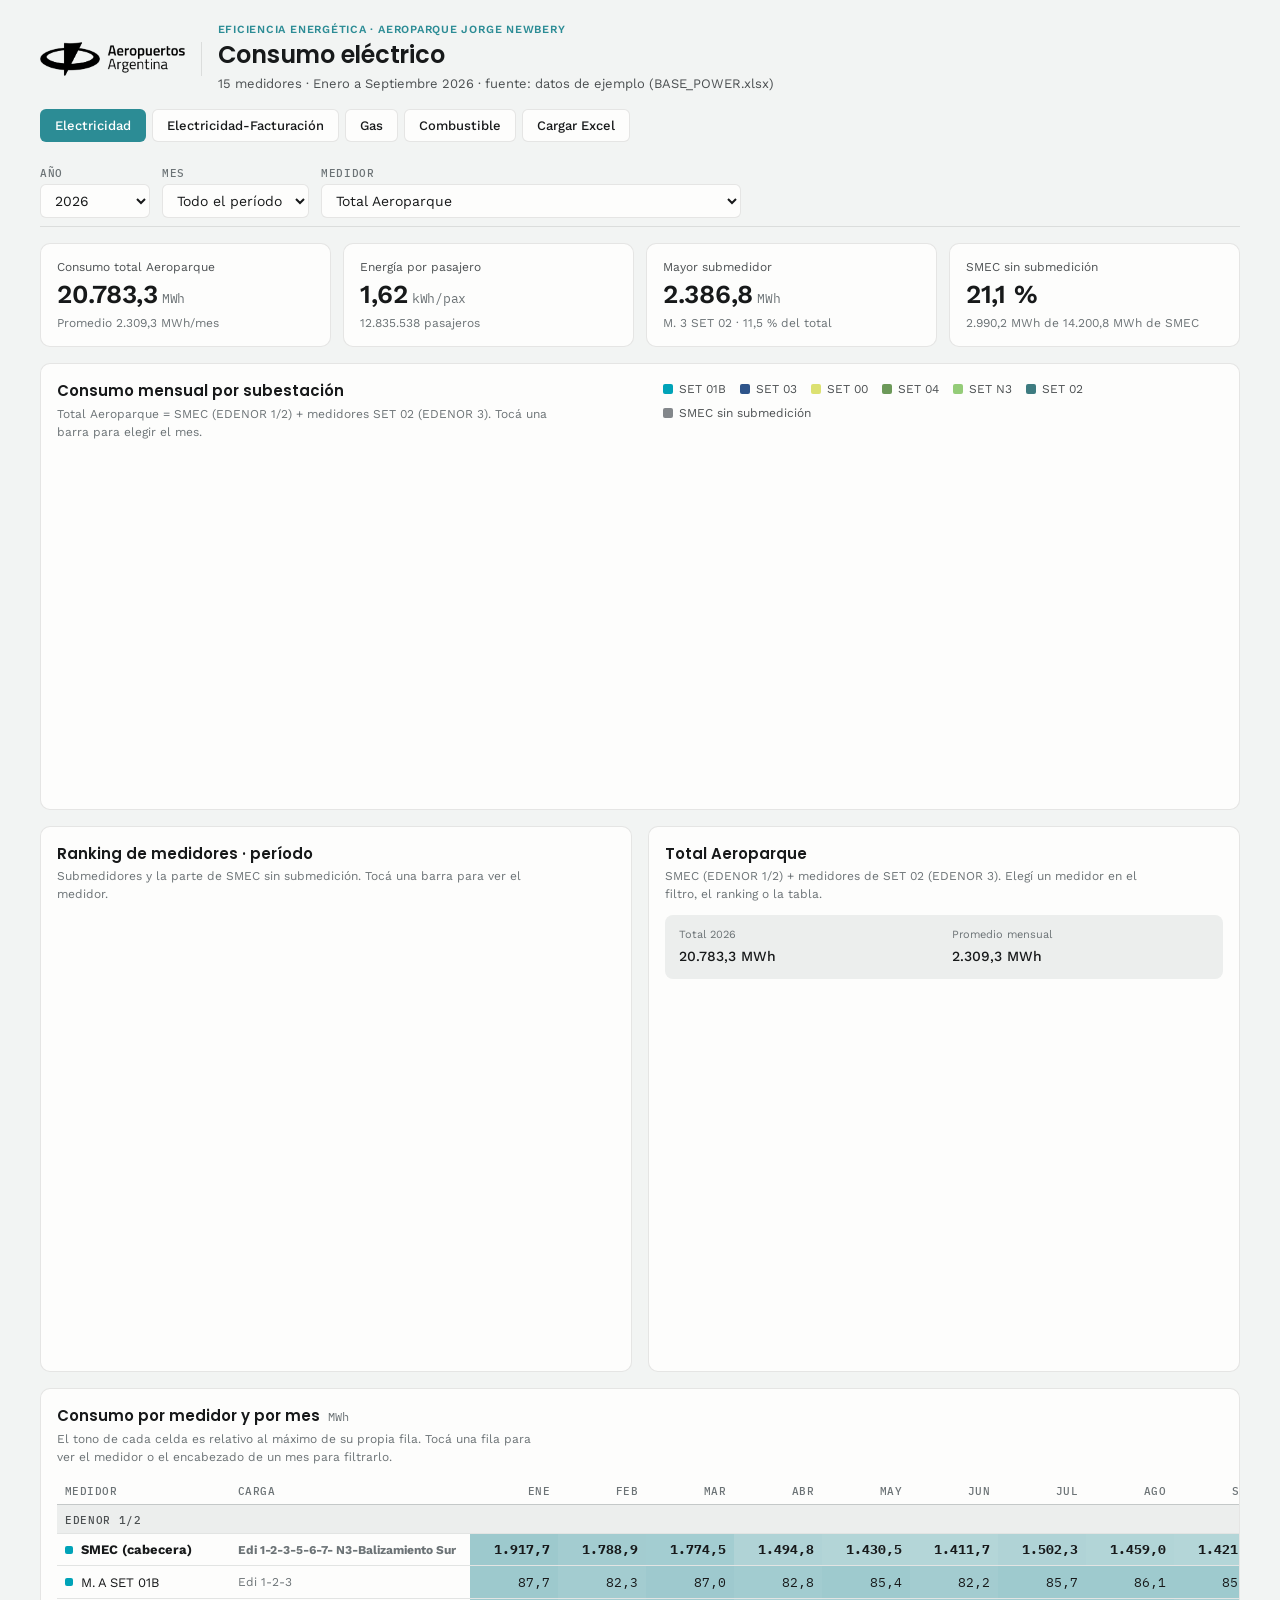
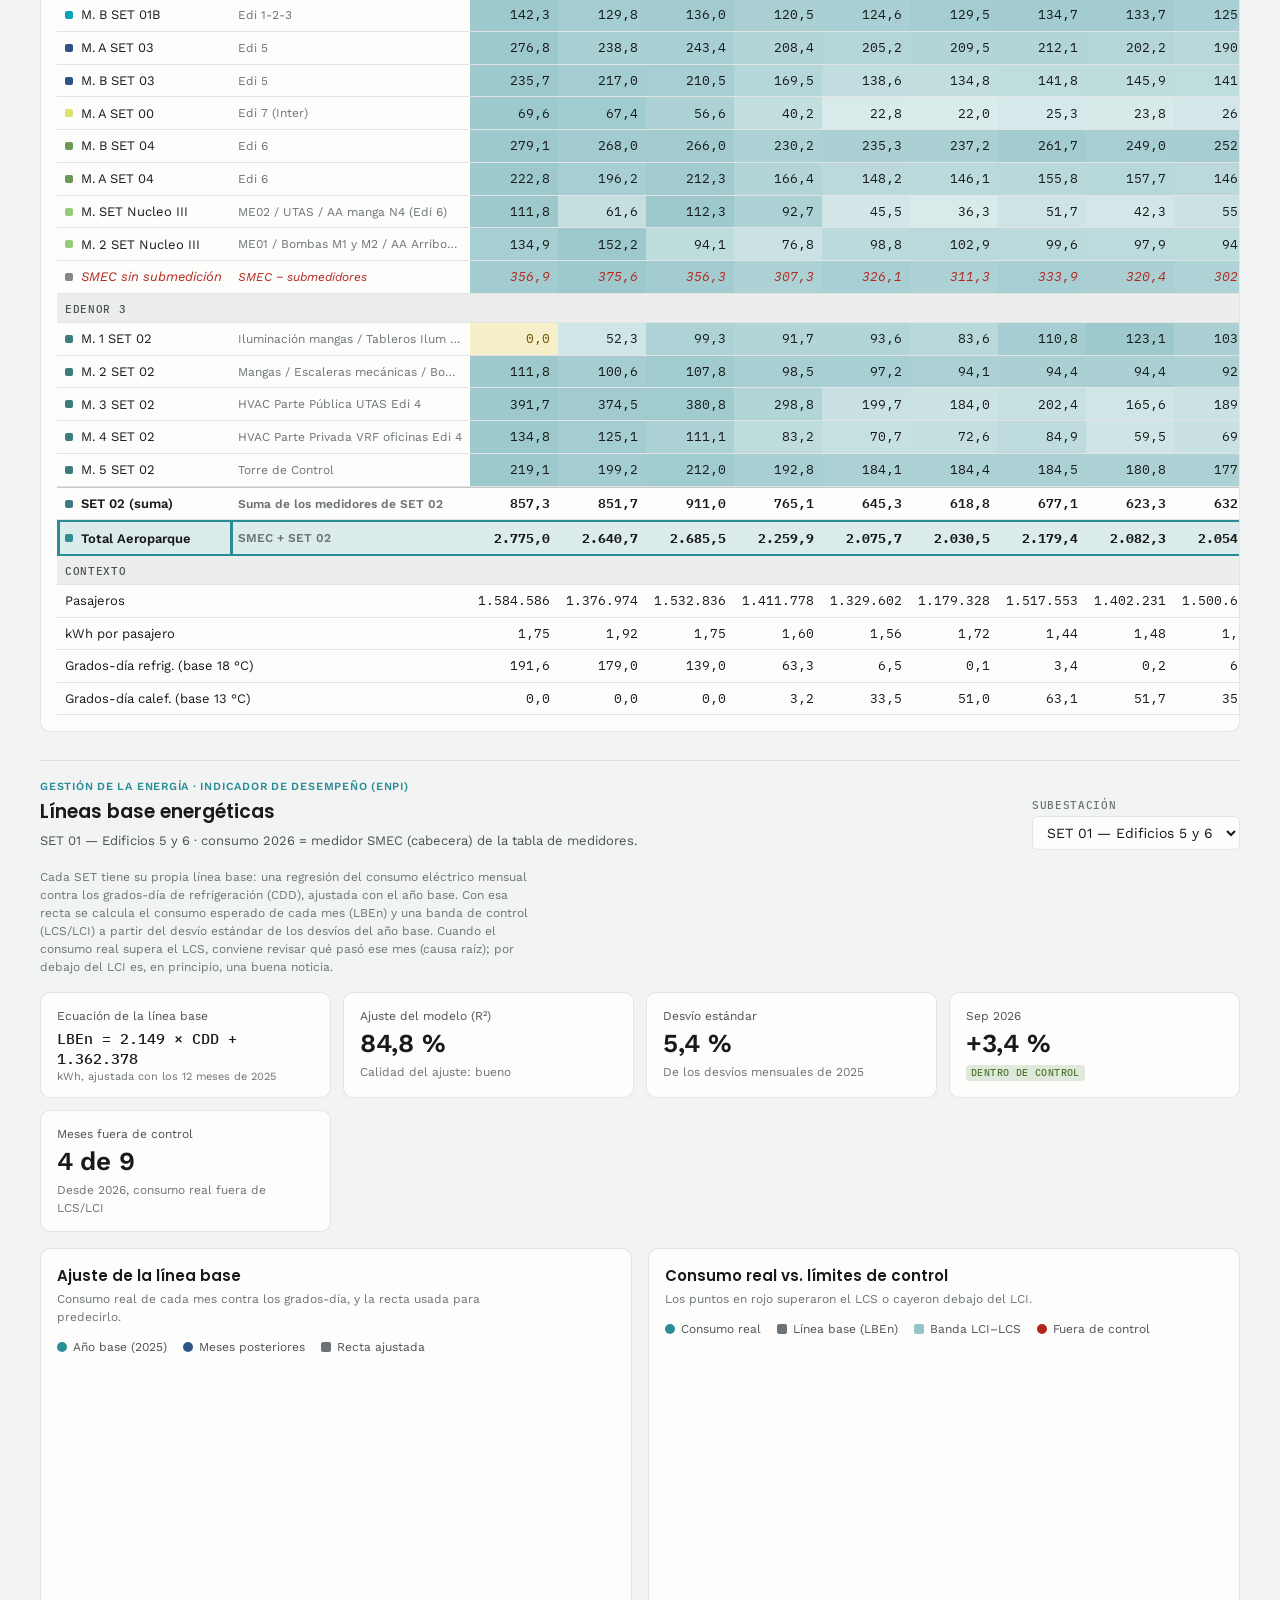
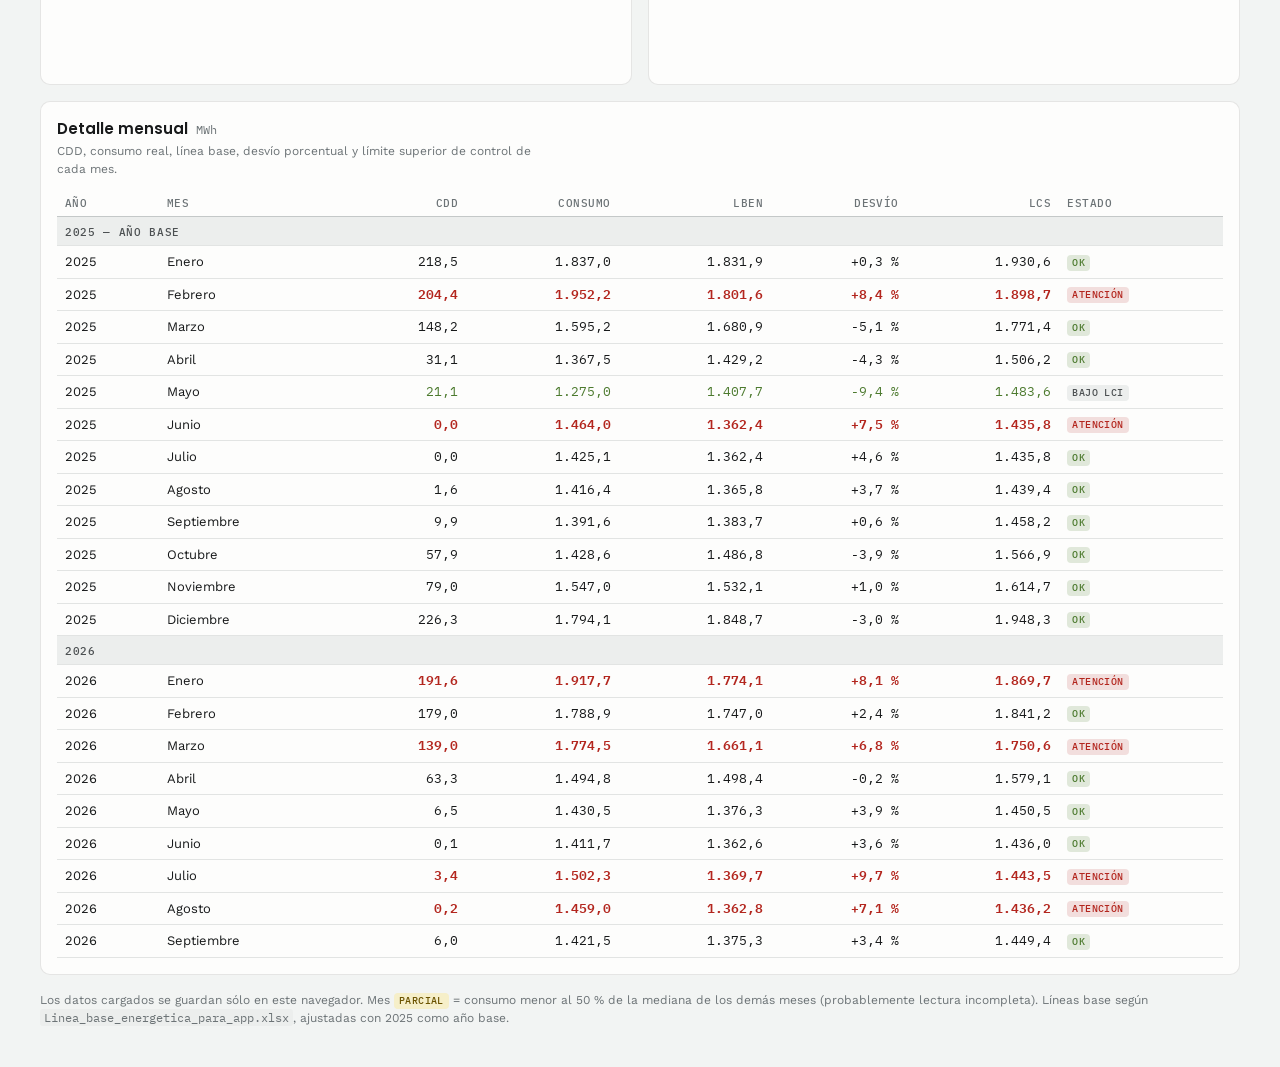
<file: index.html>
<!doctype html>
<html lang="es">
<head>
<meta charset="utf-8">
<meta name="viewport" content="width=device-width, initial-scale=1, viewport-fit=cover">
<title>Energía Aeroparque</title>
<link rel="preconnect" href="https://fonts.googleapis.com">
<link rel="preconnect" href="https://fonts.gstatic.com" crossorigin>
<link rel="stylesheet" href="https://fonts.googleapis.com/css2?family=IBM+Plex+Mono:wght@400;500&family=Poppins:wght@500;600;700&family=Work+Sans:wght@400;500;600&display=swap">
<link rel="stylesheet" href="css/app.css">
<link rel="stylesheet" href="css/lbe.css">
<link rel="stylesheet" href="css/consumo.css">
</head>
<body>
<div class="wrap">
  <header class="top">
    <div class="marca">
      <picture class="logo">
        <source srcset="img/logo-blanco.png" media="(prefers-color-scheme: dark)">
        <img src="img/logo-negro.png" alt="Aeropuertos Argentina" width="180" height="42">
      </picture>
      <div class="separador" aria-hidden="true"></div>
      <div class="brand">
        <div class="eyebrow">Eficiencia energética · Aeroparque Jorge Newbery</div>
        <h1>Consumo eléctrico</h1>
        <p class="sub" id="fuente">—</p>
      </div>
    </div>
    <div class="top-actions nav-paginas">
      <a class="btn" href="index.html" aria-current="page">Electricidad</a>
      <a class="btn" href="electricidad-facturacion.html">Electricidad-Facturación</a>
      <a class="btn" href="gas.html">Gas</a>
      <a class="btn" href="combustible.html">Combustible</a>
      <button type="button" class="btn" id="btn-cargar" aria-expanded="false" aria-controls="panel-carga">Cargar Excel</button>
    </div>
  </header>

  <section class="panel-carga" id="panel-carga" hidden>
    <div class="drop" id="drop">
      <p><strong>Arrastrá el archivo .xlsx acá</strong> o elegilo desde tu equipo.</p>
      <p class="hint">Se lee la hoja con columnas <code>Mes</code>, <code>Medidor</code> y <code>Consumo_kWh</code>. Si también están las hojas <code>Pasajeros</code>, <code>Cargas Alimentadas</code> y <code>GRADOS DIAS</code>, se usan automáticamente.</p>
      <div class="drop-row">
        <label for="anio-carga">Año de los datos</label>
        <input type="number" id="anio-carga" min="2000" max="2100" step="1">
        <label class="btn btn-primary" for="archivo">Elegir archivo<input type="file" id="archivo" accept=".xlsx,.xls,.xlsm,.csv" hidden></label>
      </div>
      <p class="hint">El año se usa sólo si la hoja no tiene columna <code>Año</code>. Cargar otro año lo agrega para comparar; cargar el mismo año lo reemplaza.</p>
      <p class="msg" id="msg-carga" role="status"></p>
      <div class="drop-row">
        <button type="button" class="btn btn-ghost" id="btn-ejemplo">Volver a los datos de ejemplo</button>
      </div>
    </div>
  </section>

  <div class="grupo-medidores">
  <nav class="filtros" aria-label="Filtros">
    <div class="campo">
      <label for="f-anio">Año</label>
      <select id="f-anio"></select>
    </div>
    <div class="campo">
      <label for="f-mes">Mes</label>
      <select id="f-mes"></select>
    </div>
    <div class="campo campo-ancho">
      <label for="f-medidor">Medidor</label>
      <select id="f-medidor"></select>
    </div>
  </nav>

  <section class="kpis" id="kpis" aria-label="Resumen"></section>

  <section class="card">
    <div class="card-head">
      <div>
        <h2>Consumo mensual por subestación</h2>
        <p class="nota">Total Aeroparque = SMEC (EDENOR 1/2) + medidores SET 02 (EDENOR 3). Tocá una barra para elegir el mes.</p>
      </div>
      <ul class="leyenda" id="leyenda-mensual"></ul>
    </div>
    <div class="chart chart-alto"><canvas id="ch-mensual" aria-label="Consumo mensual apilado por subestación" role="img"></canvas></div>
  </section>

  <div class="grid-2">
    <section class="card">
      <div class="card-head">
        <div>
          <h2 id="t-ranking">Ranking de medidores</h2>
          <p class="nota">Submedidores y la parte de SMEC sin submedición. Tocá una barra para ver el medidor.</p>
        </div>
      </div>
      <div class="chart" id="wrap-ranking"><canvas id="ch-ranking" aria-label="Ranking de consumo por medidor" role="img"></canvas></div>
    </section>

    <section class="card">
      <div class="card-head">
        <div>
          <h2 id="t-detalle">Detalle</h2>
          <p class="nota" id="n-detalle"></p>
        </div>
      </div>
      <dl class="ficha" id="ficha"></dl>
      <div class="chart chart-bajo"><canvas id="ch-detalle" aria-label="Evolución mensual del medidor seleccionado" role="img"></canvas></div>
    </section>
  </div>

  <section class="card">
    <div class="card-head">
      <div>
        <h2>Consumo por medidor y por mes <span class="unidad">MWh</span></h2>
        <p class="nota">El tono de cada celda es relativo al máximo de su propia fila. Tocá una fila para ver el medidor o el encabezado de un mes para filtrarlo.</p>
      </div>
    </div>
    <div class="tabla-scroll"><table class="matriz" id="matriz"></table></div>
  </section>
  </div>

  <hr class="divisor-seccion">

  <header class="top titulo-seccion">
    <div class="brand">
      <div class="eyebrow">Gestión de la energía · Indicador de desempeño (EnPI)</div>
      <h2>Líneas base energéticas</h2>
      <p class="sub" id="lbe-subtitulo">—</p>
    </div>
    <div class="campo">
      <label for="lbe-set">Subestación</label>
      <select id="lbe-set"></select>
    </div>
  </header>

  <p class="nota">
    Cada SET tiene su propia línea base: una regresión del consumo eléctrico mensual contra los grados-día
    de refrigeración (CDD), ajustada con el año base. Con esa recta se calcula el consumo esperado de cada
    mes (LBEn) y una banda de control (LCS/LCI) a partir del desvío estándar de los desvíos del año base.
    Cuando el consumo real supera el LCS, conviene revisar qué pasó ese mes (causa raíz); por debajo del LCI
    es, en principio, una buena noticia.
  </p>

  <section class="kpis" id="lbe-kpis" aria-label="Resumen de la línea base"></section>

  <div class="grid-2">
    <section class="card">
      <div class="card-head">
        <div>
          <h2>Ajuste de la línea base</h2>
          <p class="nota">Consumo real de cada mes contra los grados-día, y la recta usada para predecirlo.</p>
        </div>
        <ul class="leyenda-lbe" id="lbe-leyenda-ajuste"></ul>
      </div>
      <div class="chart"><canvas id="lbe-ch-ajuste" aria-label="Consumo real contra grados-día, con la recta de la línea base" role="img"></canvas></div>
    </section>

    <section class="card">
      <div class="card-head">
        <div>
          <h2>Consumo real vs. límites de control</h2>
          <p class="nota">Los puntos en rojo superaron el LCS o cayeron debajo del LCI.</p>
        </div>
        <ul class="leyenda-lbe" id="lbe-leyenda-control"></ul>
      </div>
      <div class="chart"><canvas id="lbe-ch-control" aria-label="Consumo real, línea base y banda de control por mes" role="img"></canvas></div>
    </section>
  </div>

  <section class="card">
    <div class="card-head">
      <div>
        <h2>Detalle mensual <span class="unidad">MWh</span></h2>
        <p class="nota">CDD, consumo real, línea base, desvío porcentual y límite superior de control de cada mes.</p>
      </div>
    </div>
    <div class="tabla-scroll"><table class="matriz" id="lbe-tabla"></table></div>
  </section>

  <footer class="pie">
    <p>Los datos cargados se guardan sólo en este navegador. Mes <span class="pill pill-warn">parcial</span> = consumo menor al 50 % de la mediana de los demás meses (probablemente lectura incompleta). Líneas base según <code>Linea_base_energetica_para_app.xlsx</code>, ajustadas con 2025 como año base.</p>
  </footer>
</div>

<div class="tooltip" id="tooltip" hidden></div>

<script src="js/vendor/chart.umd.min.js"></script>
<script src="js/vendor/xlsx.full.min.js"></script>
<script src="js/datos-ejemplo.js"></script>
<script src="js/app.js"></script>
<script src="js/linea-base.js"></script>
<script src="js/lbe.js"></script>
</body>
</html>
</file>
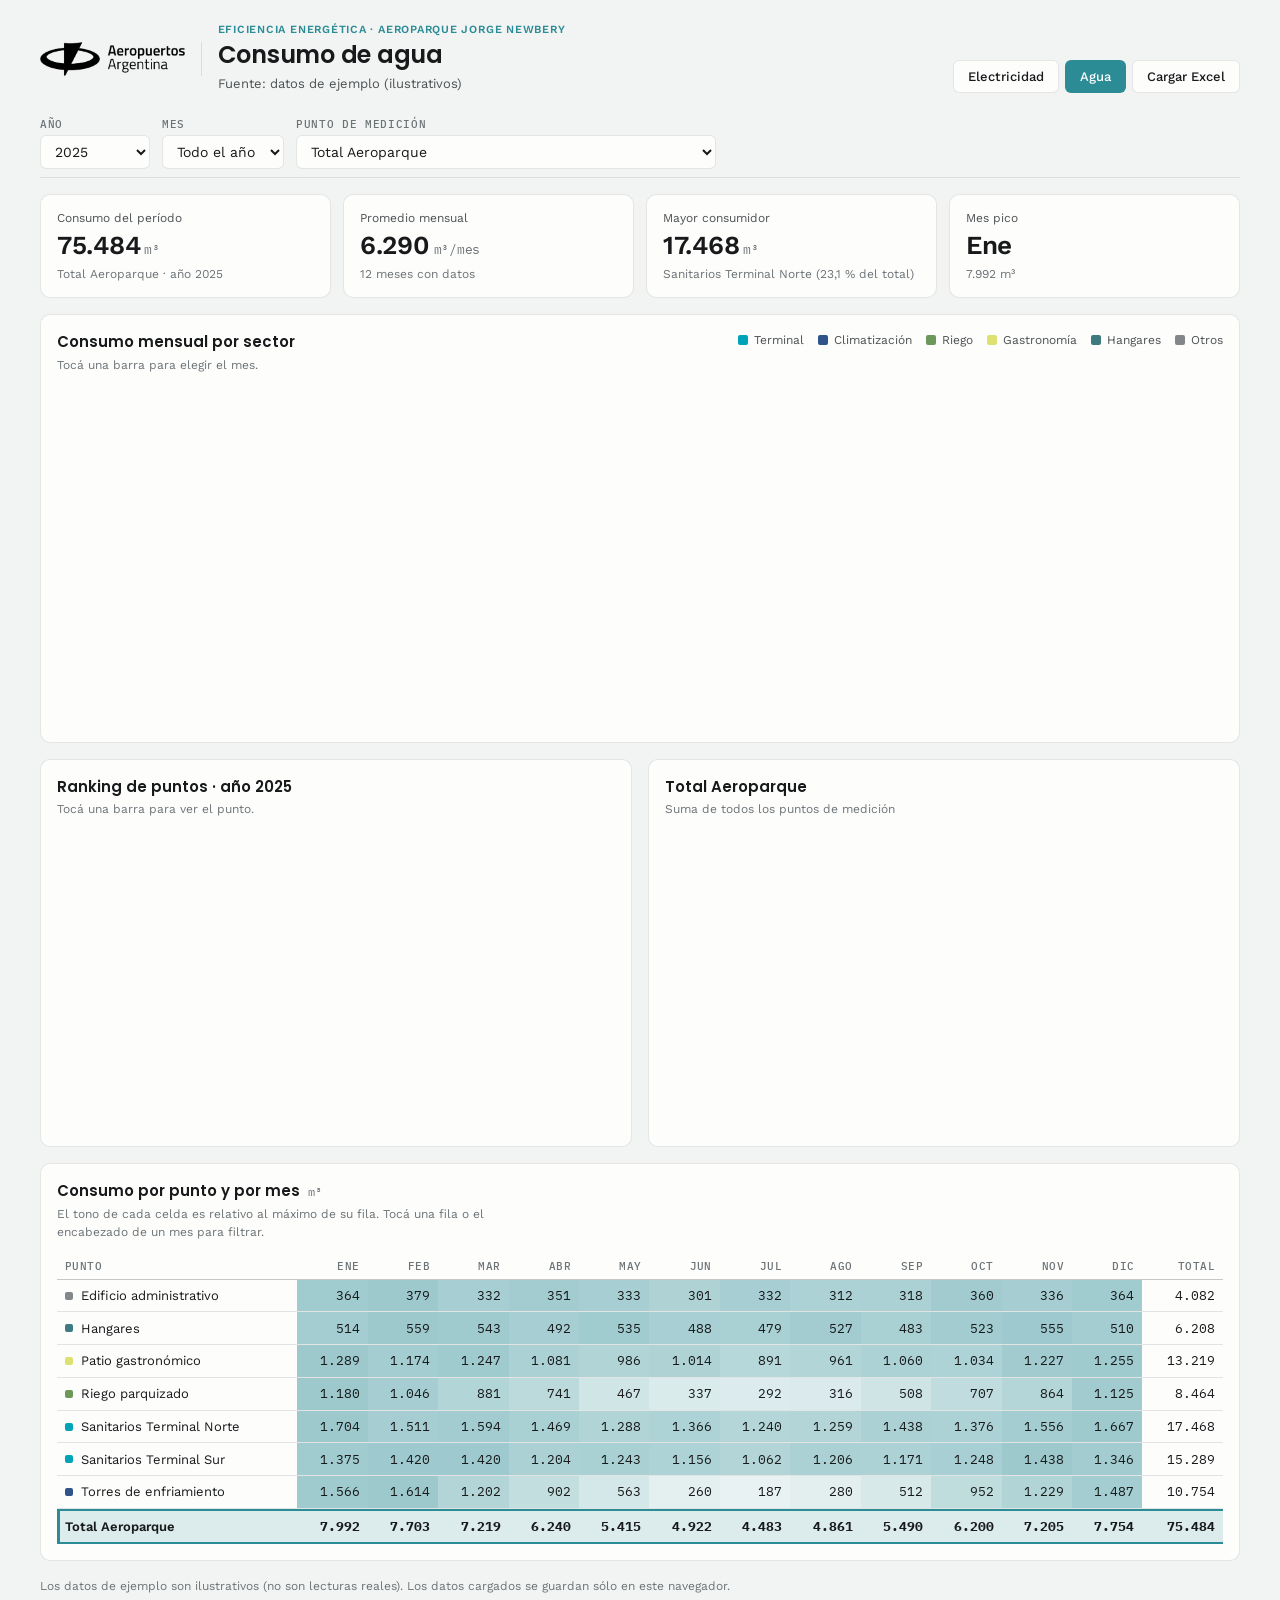
<file: agua.html>
<!doctype html>
<html lang="es">
<head>
<meta charset="utf-8">
<meta name="viewport" content="width=device-width, initial-scale=1, viewport-fit=cover">
<title>Agua Aeroparque</title>
<link rel="preconnect" href="https://fonts.googleapis.com">
<link rel="preconnect" href="https://fonts.gstatic.com" crossorigin>
<link rel="stylesheet" href="https://fonts.googleapis.com/css2?family=IBM+Plex+Mono:wght@400;500&family=Poppins:wght@500;600;700&family=Work+Sans:wght@400;500;600&display=swap">
<link rel="stylesheet" href="css/app.css">
<link rel="stylesheet" href="css/agua.css">
</head>
<body>
<div class="wrap">
  <header class="top">
    <div class="marca">
      <picture class="logo">
        <source srcset="img/logo-blanco.png" media="(prefers-color-scheme: dark)">
        <img src="img/logo-negro.png" alt="Aeropuertos Argentina" width="180" height="42">
      </picture>
      <div class="separador" aria-hidden="true"></div>
      <div class="brand">
        <div class="eyebrow">Eficiencia energética · Aeroparque Jorge Newbery</div>
        <h1>Consumo de agua</h1>
        <p class="sub" id="fuente">—</p>
      </div>
    </div>
    <div class="top-actions nav-paginas">
      <a class="btn" href="index.html">Electricidad</a>
      <a class="btn" href="agua.html" aria-current="page">Agua</a>
      <button type="button" class="btn" id="btn-cargar" aria-expanded="false" aria-controls="panel-carga">Cargar Excel</button>
    </div>
  </header>

  <section class="panel-carga" id="panel-carga" hidden>
    <div class="drop" id="drop">
      <p><strong>Arrastrá el archivo .xlsx acá</strong> o elegilo desde tu equipo.</p>
      <p class="hint">Se lee la hoja con columnas <code>Mes</code>, <code>Punto</code> (o <code>Medidor</code>) y <code>Consumo_m3</code>. Opcional: <code>Año</code> y <code>Sector</code>.</p>
      <div class="drop-row">
        <label for="anio-carga">Año de los datos</label>
        <input type="number" id="anio-carga" min="2000" max="2100" step="1">
        <label class="btn btn-primary" for="archivo">Elegir archivo<input type="file" id="archivo" accept=".xlsx,.xls,.xlsm,.csv" hidden></label>
      </div>
      <p class="hint">El año se usa sólo si la hoja no tiene columna <code>Año</code>. Cargar otro año lo agrega; el mismo año lo reemplaza.</p>
      <p class="msg" id="msg-carga" role="status"></p>
      <div class="drop-row"><button type="button" class="btn btn-ghost" id="btn-ejemplo">Volver a los datos de ejemplo</button></div>
    </div>
  </section>

  <nav class="filtros" aria-label="Filtros">
    <div class="campo"><label for="f-anio">Año</label><select id="f-anio"></select></div>
    <div class="campo"><label for="f-mes">Mes</label><select id="f-mes"></select></div>
    <div class="campo campo-ancho"><label for="f-punto">Punto de medición</label><select id="f-punto"></select></div>
  </nav>

  <section class="kpis" id="kpis" aria-label="Resumen"></section>

  <section class="card">
    <div class="card-head">
      <div>
        <h2>Consumo mensual por sector</h2>
        <p class="nota">Tocá una barra para elegir el mes.</p>
      </div>
      <ul class="leyenda" id="leyenda"></ul>
    </div>
    <div class="chart chart-alto"><canvas id="ch-mensual" aria-label="Consumo mensual de agua apilado por sector" role="img"></canvas></div>
  </section>

  <div class="grid-2">
    <section class="card">
      <div class="card-head"><div>
        <h2 id="t-ranking">Ranking de puntos</h2>
        <p class="nota">Tocá una barra para ver el punto.</p>
      </div></div>
      <div class="chart"><canvas id="ch-ranking" aria-label="Ranking de consumo por punto de medición" role="img"></canvas></div>
    </section>
    <section class="card">
      <div class="card-head"><div>
        <h2 id="t-detalle">Detalle</h2>
        <p class="nota" id="n-detalle"></p>
      </div></div>
      <div class="chart"><canvas id="ch-detalle" aria-label="Evolución mensual" role="img"></canvas></div>
    </section>
  </div>

  <section class="card">
    <div class="card-head"><div>
      <h2>Consumo por punto y por mes <span class="unidad">m³</span></h2>
      <p class="nota">El tono de cada celda es relativo al máximo de su fila. Tocá una fila o el encabezado de un mes para filtrar.</p>
    </div></div>
    <div class="tabla-scroll"><table class="matriz" id="matriz"></table></div>
  </section>

  <footer class="pie">
    <p>Los datos de ejemplo son ilustrativos (no son lecturas reales). Los datos cargados se guardan sólo en este navegador.</p>
  </footer>
</div>
<script src="js/vendor/chart.umd.min.js"></script>
<script src="js/vendor/xlsx.full.min.js"></script>
<script src="js/agua.js"></script>
</body>
</html>
</file>
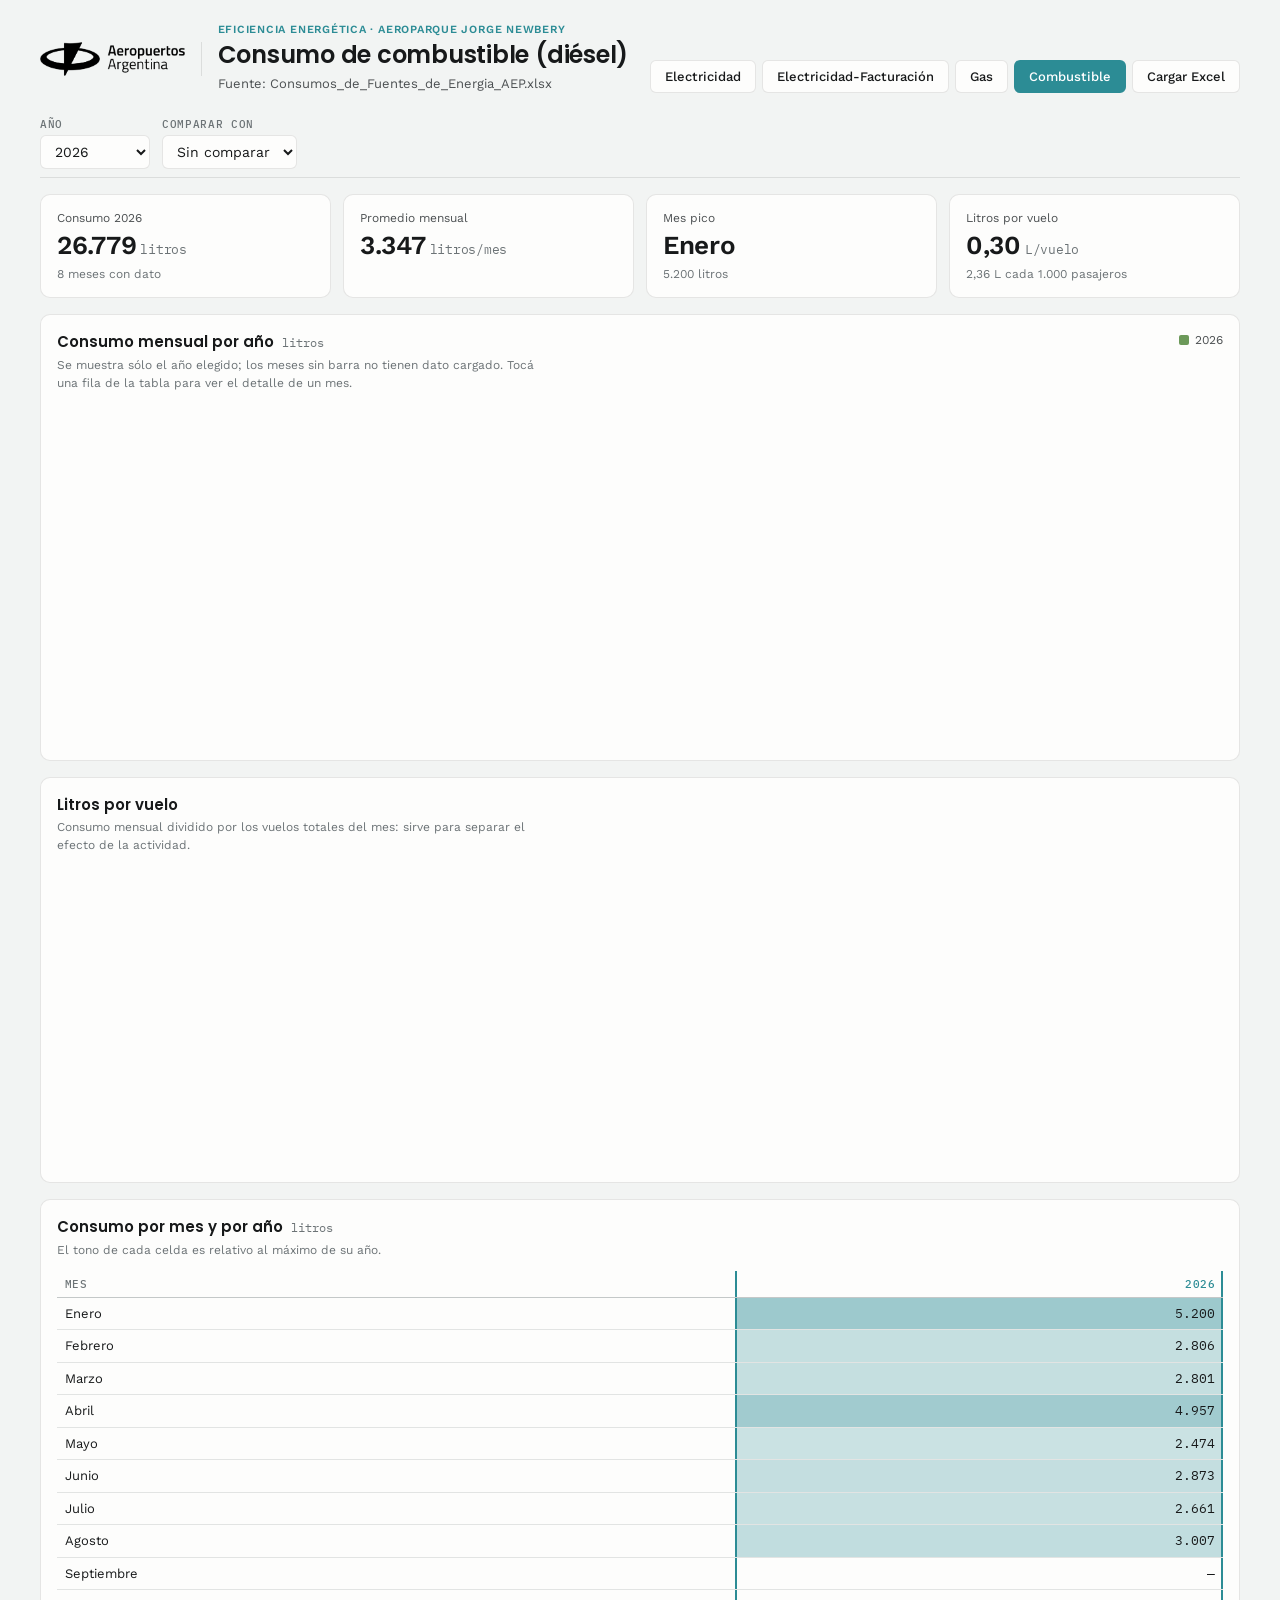
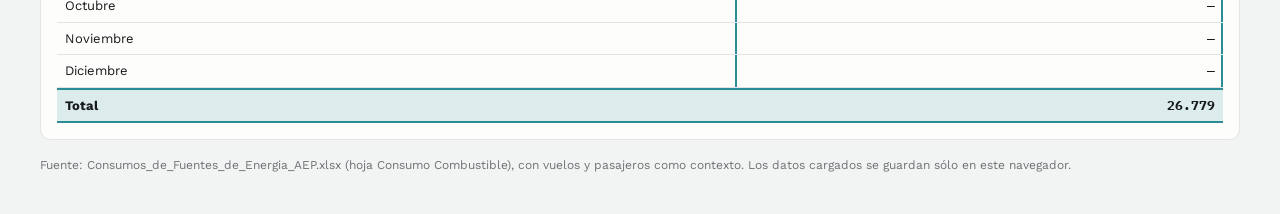
<file: combustible.html>
<!doctype html>
<html lang="es">
<head>
<meta charset="utf-8">
<meta name="viewport" content="width=device-width, initial-scale=1, viewport-fit=cover">
<title>Combustible Aeroparque</title>
<link rel="preconnect" href="https://fonts.googleapis.com">
<link rel="preconnect" href="https://fonts.gstatic.com" crossorigin>
<link rel="stylesheet" href="https://fonts.googleapis.com/css2?family=IBM+Plex+Mono:wght@400;500&family=Poppins:wght@500;600;700&family=Work+Sans:wght@400;500;600&display=swap">
<link rel="stylesheet" href="css/app.css">
<link rel="stylesheet" href="css/consumo.css">
</head>
<body>
<div class="wrap">
  <header class="top">
    <div class="marca">
      <picture class="logo">
        <source srcset="img/logo-blanco.png" media="(prefers-color-scheme: dark)">
        <img src="img/logo-negro.png" alt="Aeropuertos Argentina" width="180" height="42">
      </picture>
      <div class="separador" aria-hidden="true"></div>
      <div class="brand">
        <div class="eyebrow">Eficiencia energética · Aeroparque Jorge Newbery</div>
        <h1>Consumo de combustible (diésel)</h1>
        <p class="sub" id="fuente">—</p>
      </div>
    </div>
    <div class="top-actions nav-paginas">
      <a class="btn" href="index.html">Electricidad</a>
      <a class="btn" href="electricidad-facturacion.html">Electricidad-Facturación</a>
      <a class="btn" href="gas.html">Gas</a>
      <a class="btn" href="combustible.html" aria-current="page">Combustible</a>
      <button type="button" class="btn" id="btn-cargar" aria-expanded="false" aria-controls="panel-carga">Cargar Excel</button>
    </div>
  </header>

  <section class="panel-carga" id="panel-carga" hidden>
    <div class="drop" id="drop">
      <p><strong>Arrastrá el archivo .xlsx acá</strong> o elegilo desde tu equipo.</p>
      <p class="hint">Se usa la hoja <code>Consumo Combustible</code>: bloques «Litros de Combustible», «Vuelos Totales» y «Pasajeros» (igual que <code>Consumos_de_Fuentes_de_Energia_AEP.xlsx</code>).</p>
      <div class="drop-row">
        <label class="btn btn-primary" for="archivo">Elegir archivo<input type="file" id="archivo" accept=".xlsx,.xls,.xlsm" hidden></label>
        <button type="button" class="btn btn-ghost" id="btn-ejemplo">Volver a los datos originales</button>
      </div>
      <p class="msg" id="msg-carga" role="status"></p>
    </div>
  </section>

  <nav class="filtros" aria-label="Filtros">
    <div class="campo"><label for="f-anio">Año</label><select id="f-anio"></select></div>
    <div class="campo"><label for="f-cmp">Comparar con</label><select id="f-cmp"></select></div>
  </nav>

  <section class="kpis" id="kpis" aria-label="Resumen"></section>

  <section class="card">
    <div class="card-head">
      <div>
        <h2>Consumo mensual por año <span class="unidad">litros</span></h2>
        <p class="nota">Se muestra sólo el año elegido; los meses sin barra no tienen dato cargado. Tocá una fila de la tabla para ver el detalle de un mes.</p>
      </div>
      <ul class="leyenda" id="leyenda"></ul>
    </div>
    <div class="chart chart-alto"><canvas id="ch-mensual" aria-label="Consumo mensual agrupado por año" role="img"></canvas></div>
  </section>

  <section class="card">
    <div class="card-head"><div>
      <h2>Litros por vuelo</h2>
      <p class="nota">Consumo mensual dividido por los vuelos totales del mes: sirve para separar el efecto de la actividad.</p>
    </div></div>
    <div class="chart"><canvas id="ch-ratio" aria-label="Litros por vuelo por mes" role="img"></canvas></div>
  </section>

  <section class="card">
    <div class="card-head"><div>
      <h2>Consumo por mes y por año <span class="unidad">litros</span></h2>
      <p class="nota">El tono de cada celda es relativo al máximo de su año.</p>
    </div></div>
    <div id="ficha" hidden></div>
    <div class="tabla-scroll"><table class="matriz" id="matriz"></table></div>
    <div class="nota" id="notas"></div>
  </section>

  <footer class="pie">
    <p>Fuente: Consumos_de_Fuentes_de_Energia_AEP.xlsx (hoja Consumo Combustible), con vuelos y pasajeros como contexto. Los datos cargados se guardan sólo en este navegador.</p>
  </footer>
</div>
<script src="js/vendor/chart.umd.min.js"></script>
<script src="js/vendor/xlsx.full.min.js"></script>
<script src="js/datos-consumos.js"></script>
<script src="js/combustible-cfg.js"></script>
<script src="js/consumo.js"></script>
</body>
</html>
</file>
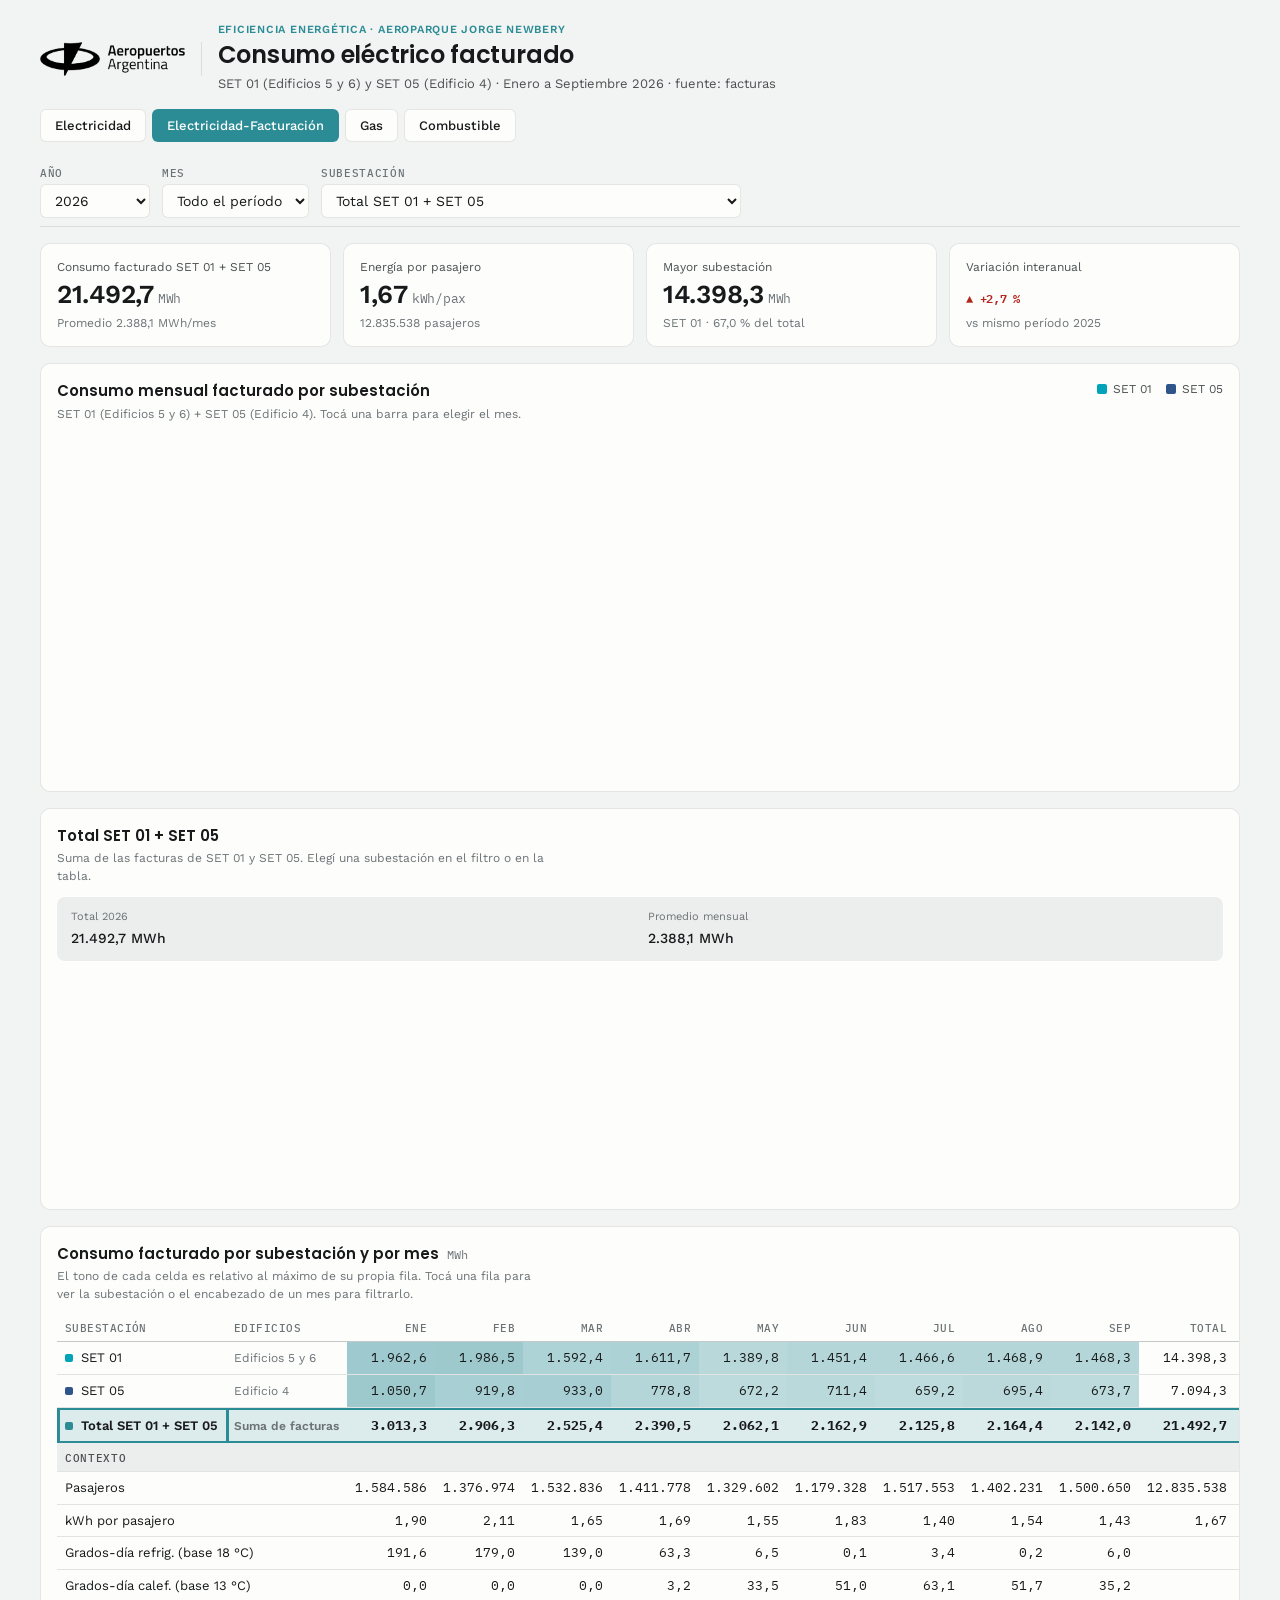
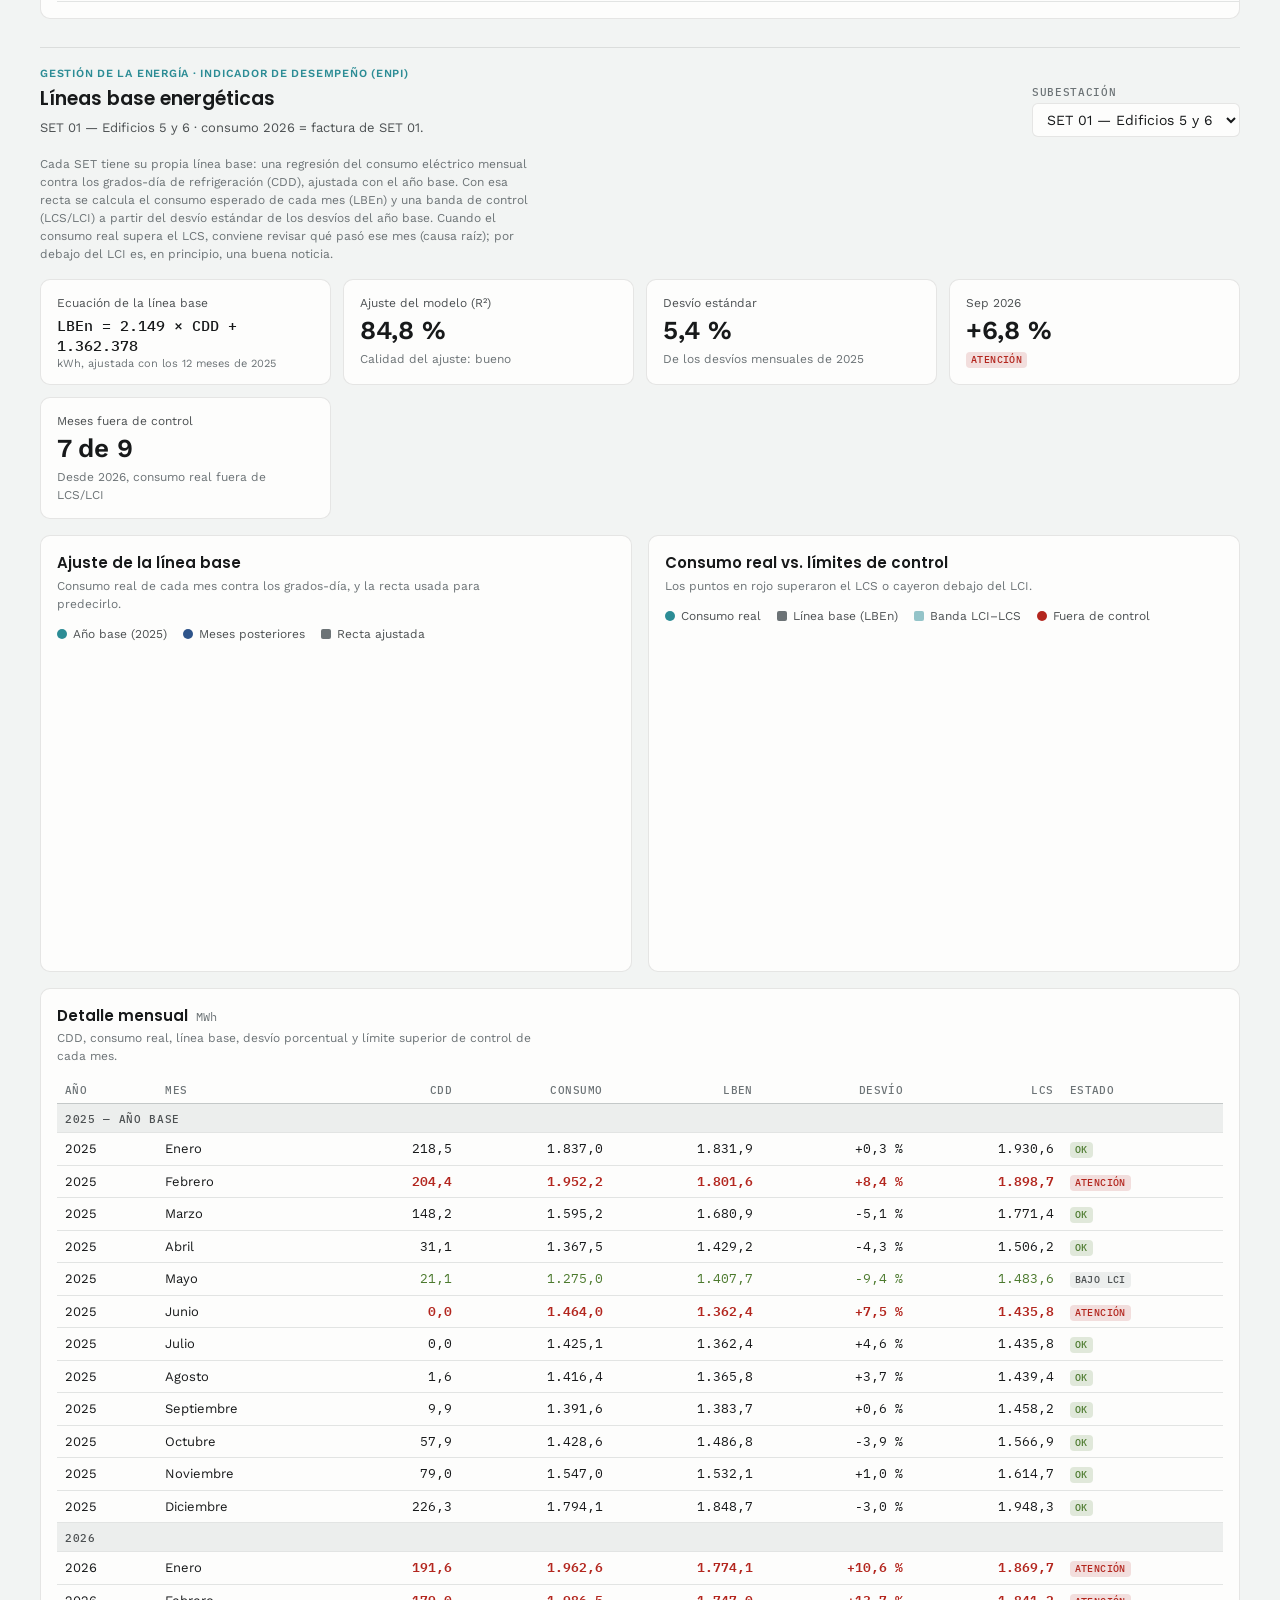
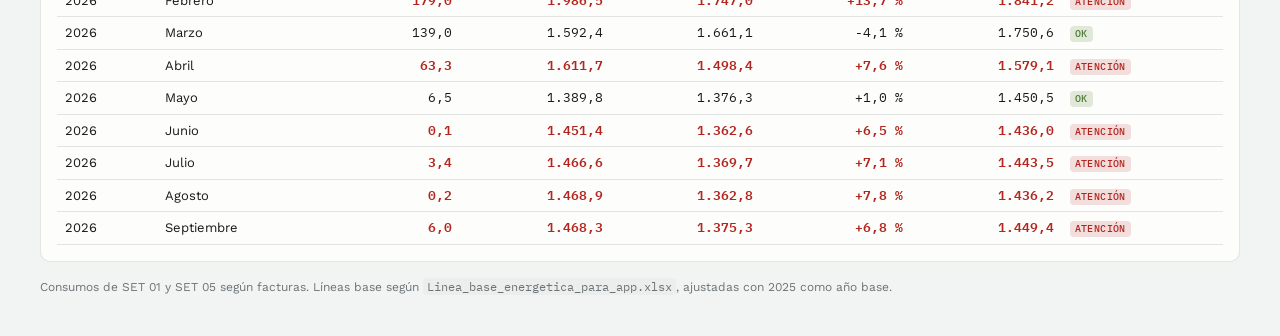
<file: electricidad-facturacion.html>
<!doctype html>
<html lang="es">
<head>
<meta charset="utf-8">
<meta name="viewport" content="width=device-width, initial-scale=1, viewport-fit=cover">
<title>Electricidad Facturación Aeroparque</title>
<link rel="preconnect" href="https://fonts.googleapis.com">
<link rel="preconnect" href="https://fonts.gstatic.com" crossorigin>
<link rel="stylesheet" href="https://fonts.googleapis.com/css2?family=IBM+Plex+Mono:wght@400;500&family=Poppins:wght@500;600;700&family=Work+Sans:wght@400;500;600&display=swap">
<link rel="stylesheet" href="css/app.css">
<link rel="stylesheet" href="css/lbe.css">
<link rel="stylesheet" href="css/consumo.css">
</head>
<body>
<div class="wrap">
  <header class="top">
    <div class="marca">
      <picture class="logo">
        <source srcset="img/logo-blanco.png" media="(prefers-color-scheme: dark)">
        <img src="img/logo-negro.png" alt="Aeropuertos Argentina" width="180" height="42">
      </picture>
      <div class="separador" aria-hidden="true"></div>
      <div class="brand">
        <div class="eyebrow">Eficiencia energética · Aeroparque Jorge Newbery</div>
        <h1>Consumo eléctrico facturado</h1>
        <p class="sub" id="fuente">—</p>
      </div>
    </div>
    <div class="top-actions nav-paginas">
      <a class="btn" href="index.html">Electricidad</a>
      <a class="btn" href="electricidad-facturacion.html" aria-current="page">Electricidad-Facturación</a>
      <a class="btn" href="gas.html">Gas</a>
      <a class="btn" href="combustible.html">Combustible</a>
    </div>
  </header>

  <div class="grupo-medidores">
  <nav class="filtros" aria-label="Filtros">
    <div class="campo">
      <label for="f-anio">Año</label>
      <select id="f-anio"></select>
    </div>
    <div class="campo">
      <label for="f-mes">Mes</label>
      <select id="f-mes"></select>
    </div>
    <div class="campo campo-ancho">
      <label for="f-set">Subestación</label>
      <select id="f-set"></select>
    </div>
  </nav>

  <section class="kpis" id="kpis" aria-label="Resumen"></section>

  <section class="card">
    <div class="card-head">
      <div>
        <h2>Consumo mensual facturado por subestación</h2>
        <p class="nota">SET 01 (Edificios 5 y 6) + SET 05 (Edificio 4). Tocá una barra para elegir el mes.</p>
      </div>
      <ul class="leyenda" id="leyenda-mensual"></ul>
    </div>
    <div class="chart chart-alto"><canvas id="ch-mensual" aria-label="Consumo mensual apilado por subestación" role="img"></canvas></div>
  </section>

  <section class="card">
    <div class="card-head">
      <div>
        <h2 id="t-detalle">Detalle</h2>
        <p class="nota" id="n-detalle"></p>
      </div>
    </div>
    <dl class="ficha" id="ficha"></dl>
    <div class="chart chart-bajo"><canvas id="ch-detalle" aria-label="Evolución mensual de la subestación seleccionada" role="img"></canvas></div>
  </section>

  <section class="card">
    <div class="card-head">
      <div>
        <h2>Consumo facturado por subestación y por mes <span class="unidad">MWh</span></h2>
        <p class="nota">El tono de cada celda es relativo al máximo de su propia fila. Tocá una fila para ver la subestación o el encabezado de un mes para filtrarlo.</p>
      </div>
    </div>
    <div class="tabla-scroll"><table class="matriz" id="matriz"></table></div>
  </section>
  </div>

  <hr class="divisor-seccion">

  <header class="top titulo-seccion">
    <div class="brand">
      <div class="eyebrow">Gestión de la energía · Indicador de desempeño (EnPI)</div>
      <h2>Líneas base energéticas</h2>
      <p class="sub" id="lbe-subtitulo">—</p>
    </div>
    <div class="campo">
      <label for="lbe-set">Subestación</label>
      <select id="lbe-set"></select>
    </div>
  </header>

  <p class="nota">
    Cada SET tiene su propia línea base: una regresión del consumo eléctrico mensual contra los grados-día
    de refrigeración (CDD), ajustada con el año base. Con esa recta se calcula el consumo esperado de cada
    mes (LBEn) y una banda de control (LCS/LCI) a partir del desvío estándar de los desvíos del año base.
    Cuando el consumo real supera el LCS, conviene revisar qué pasó ese mes (causa raíz); por debajo del LCI
    es, en principio, una buena noticia.
  </p>

  <section class="kpis" id="lbe-kpis" aria-label="Resumen de la línea base"></section>

  <div class="grid-2">
    <section class="card">
      <div class="card-head">
        <div>
          <h2>Ajuste de la línea base</h2>
          <p class="nota">Consumo real de cada mes contra los grados-día, y la recta usada para predecirlo.</p>
        </div>
        <ul class="leyenda-lbe" id="lbe-leyenda-ajuste"></ul>
      </div>
      <div class="chart"><canvas id="lbe-ch-ajuste" aria-label="Consumo real contra grados-día, con la recta de la línea base" role="img"></canvas></div>
    </section>

    <section class="card">
      <div class="card-head">
        <div>
          <h2>Consumo real vs. límites de control</h2>
          <p class="nota">Los puntos en rojo superaron el LCS o cayeron debajo del LCI.</p>
        </div>
        <ul class="leyenda-lbe" id="lbe-leyenda-control"></ul>
      </div>
      <div class="chart"><canvas id="lbe-ch-control" aria-label="Consumo real, línea base y banda de control por mes" role="img"></canvas></div>
    </section>
  </div>

  <section class="card">
    <div class="card-head">
      <div>
        <h2>Detalle mensual <span class="unidad">MWh</span></h2>
        <p class="nota">CDD, consumo real, línea base, desvío porcentual y límite superior de control de cada mes.</p>
      </div>
    </div>
    <div class="tabla-scroll"><table class="matriz" id="lbe-tabla"></table></div>
  </section>

  <footer class="pie">
    <p>Consumos de SET 01 y SET 05 según facturas. Líneas base según <code>Linea_base_energetica_para_app.xlsx</code>, ajustadas con 2025 como año base.</p>
  </footer>
</div>

<div class="tooltip" id="tooltip" hidden></div>

<script src="js/vendor/chart.umd.min.js"></script>
<script src="js/datos-ejemplo.js"></script>
<script src="js/datos-consumos.js"></script>
<script src="js/hdd.js"></script>
<script src="js/linea-base-facturacion.js"></script>
<script src="js/facturacion.js"></script>
<script src="js/lbe.js"></script>
</body>
</html>
</file>
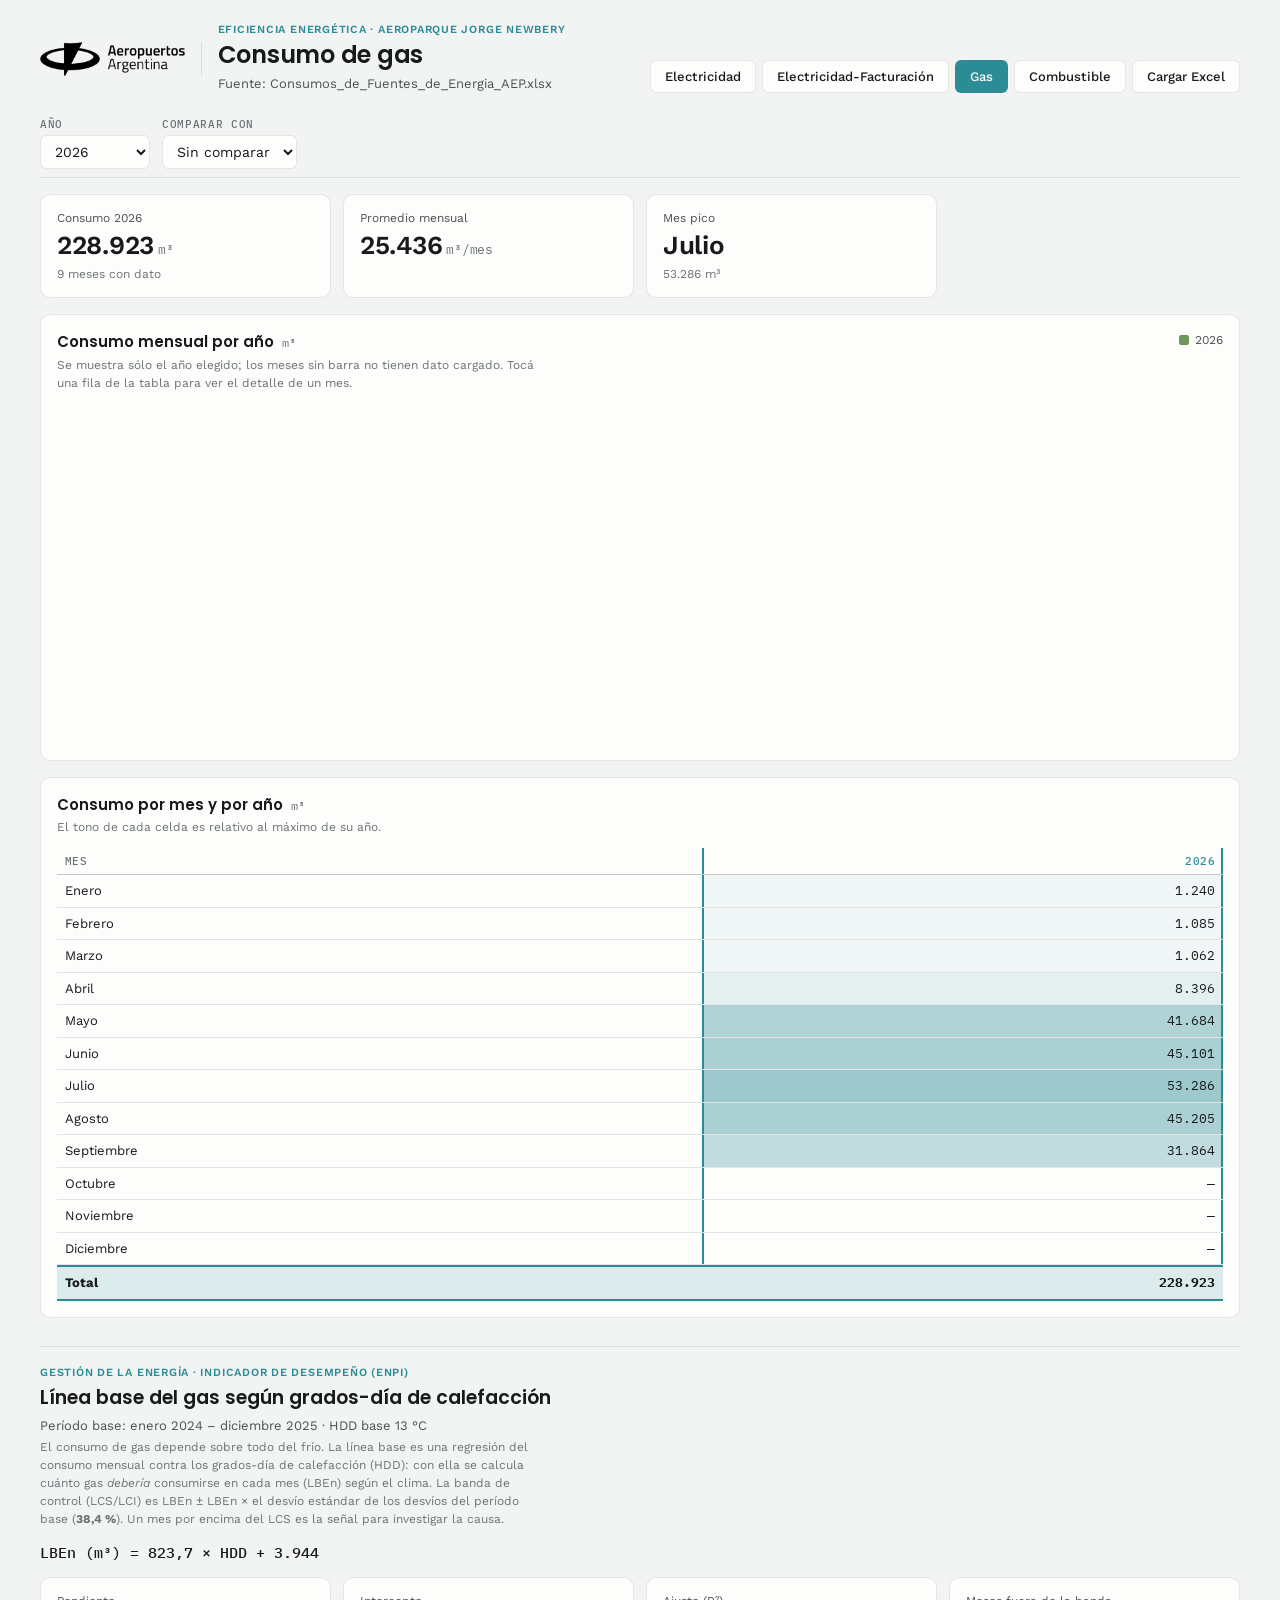
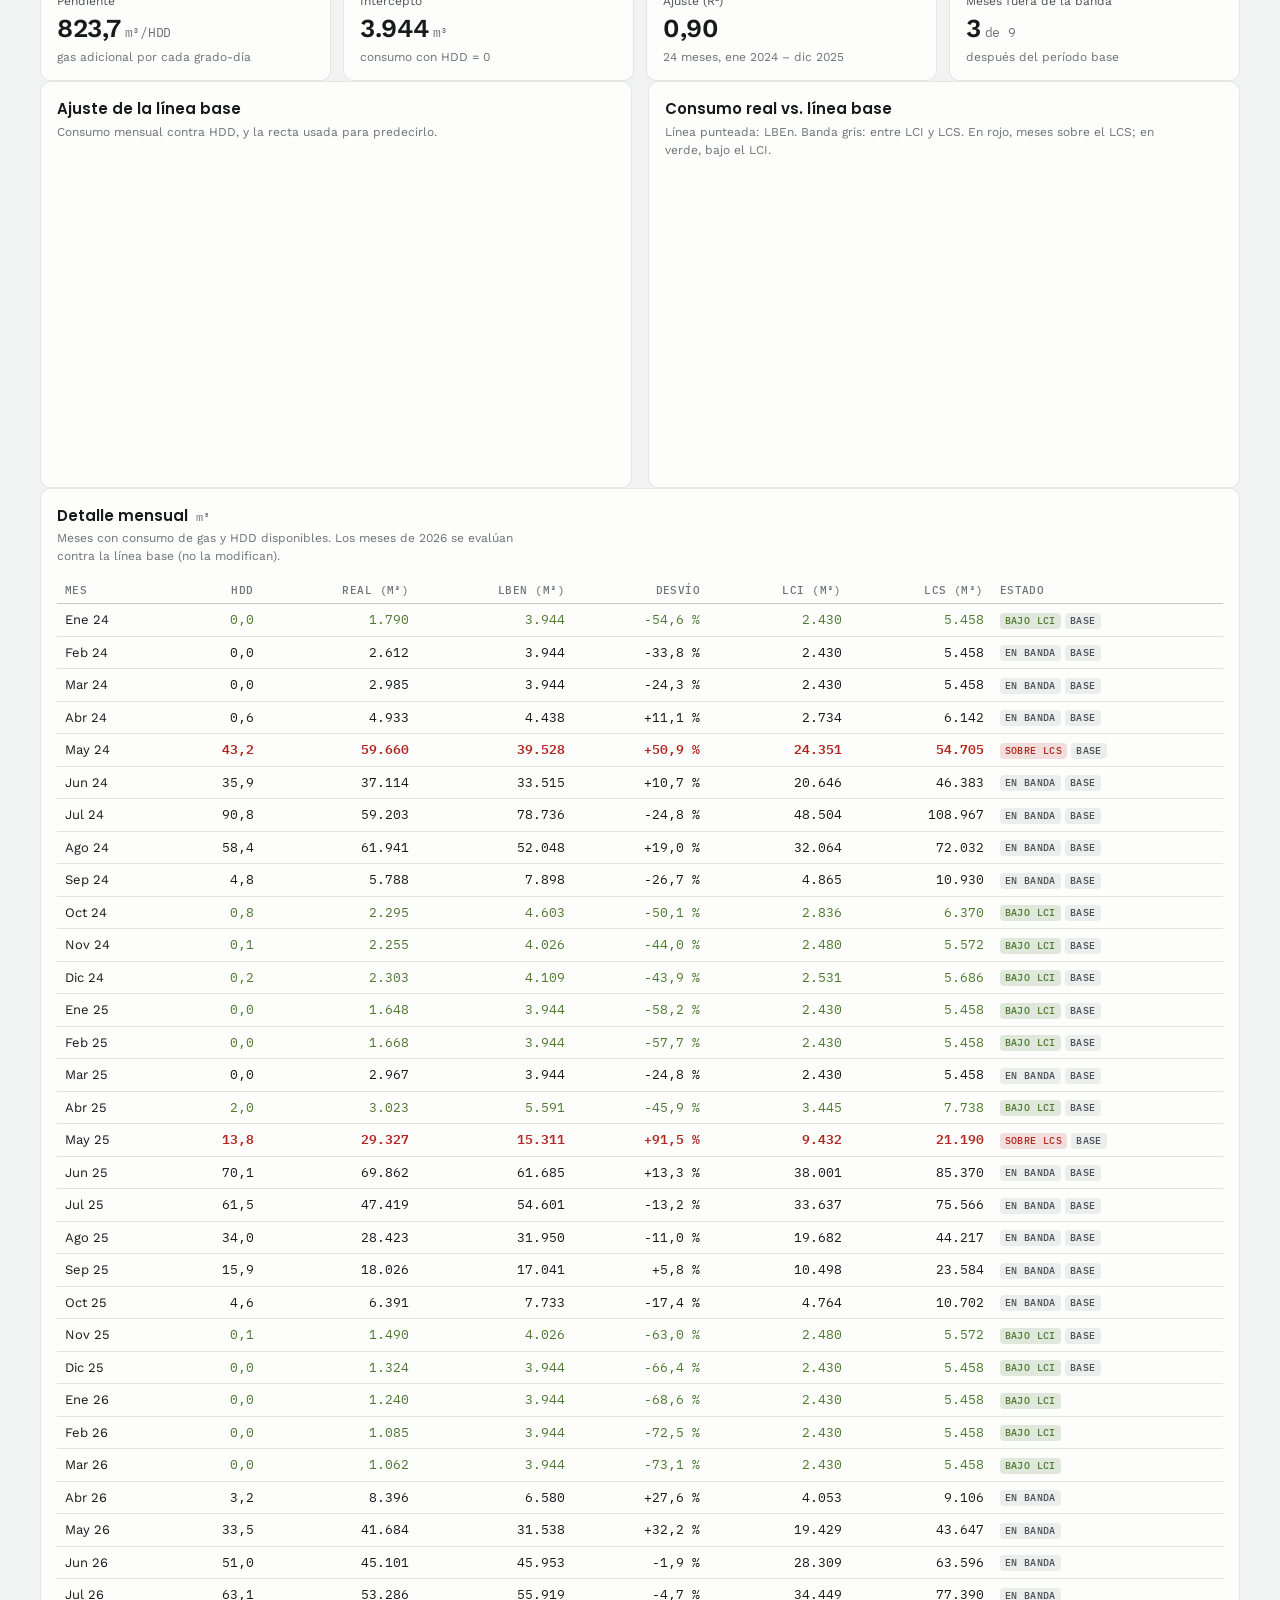
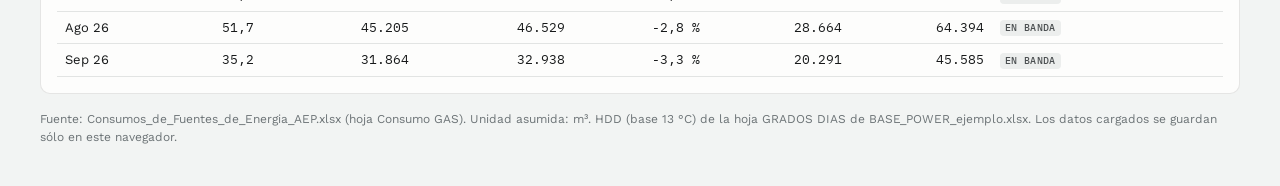
<file: gas.html>
<!doctype html>
<html lang="es">
<head>
<meta charset="utf-8">
<meta name="viewport" content="width=device-width, initial-scale=1, viewport-fit=cover">
<title>Gas Aeroparque</title>
<link rel="preconnect" href="https://fonts.googleapis.com">
<link rel="preconnect" href="https://fonts.gstatic.com" crossorigin>
<link rel="stylesheet" href="https://fonts.googleapis.com/css2?family=IBM+Plex+Mono:wght@400;500&family=Poppins:wght@500;600;700&family=Work+Sans:wght@400;500;600&display=swap">
<link rel="stylesheet" href="css/app.css">
<link rel="stylesheet" href="css/consumo.css">
<link rel="stylesheet" href="css/lbe.css">
</head>
<body>
<div class="wrap">
  <header class="top">
    <div class="marca">
      <picture class="logo">
        <source srcset="img/logo-blanco.png" media="(prefers-color-scheme: dark)">
        <img src="img/logo-negro.png" alt="Aeropuertos Argentina" width="180" height="42">
      </picture>
      <div class="separador" aria-hidden="true"></div>
      <div class="brand">
        <div class="eyebrow">Eficiencia energética · Aeroparque Jorge Newbery</div>
        <h1>Consumo de gas</h1>
        <p class="sub" id="fuente">—</p>
      </div>
    </div>
    <div class="top-actions nav-paginas">
      <a class="btn" href="index.html">Electricidad</a>
      <a class="btn" href="electricidad-facturacion.html">Electricidad-Facturación</a>
      <a class="btn" href="gas.html" aria-current="page">Gas</a>
      <a class="btn" href="combustible.html">Combustible</a>
      <button type="button" class="btn" id="btn-cargar" aria-expanded="false" aria-controls="panel-carga">Cargar Excel</button>
    </div>
  </header>

  <section class="panel-carga" id="panel-carga" hidden>
    <div class="drop" id="drop">
      <p><strong>Arrastrá el archivo .xlsx acá</strong> o elegilo desde tu equipo.</p>
      <p class="hint">Se usa la hoja <code>Consumo GAS</code>: una celda <code>Mes</code> y los años en columnas, con los 12 meses debajo (igual que <code>Consumos_de_Fuentes_de_Energia_AEP.xlsx</code>).</p>
      <div class="drop-row">
        <label class="btn btn-primary" for="archivo">Elegir archivo<input type="file" id="archivo" accept=".xlsx,.xls,.xlsm" hidden></label>
        <button type="button" class="btn btn-ghost" id="btn-ejemplo">Volver a los datos originales</button>
      </div>
      <p class="msg" id="msg-carga" role="status"></p>
    </div>
  </section>

  <div class="grupo-medidores">
  <nav class="filtros" aria-label="Filtros">
    <div class="campo"><label for="f-anio">Año</label><select id="f-anio"></select></div>
    <div class="campo"><label for="f-cmp">Comparar con</label><select id="f-cmp"></select></div>
  </nav>

  <section class="kpis" id="kpis" aria-label="Resumen"></section>

  <section class="card">
    <div class="card-head">
      <div>
        <h2>Consumo mensual por año <span class="unidad">m³</span></h2>
        <p class="nota">Se muestra sólo el año elegido; los meses sin barra no tienen dato cargado. Tocá una fila de la tabla para ver el detalle de un mes.</p>
      </div>
      <ul class="leyenda" id="leyenda"></ul>
    </div>
    <div class="chart chart-alto"><canvas id="ch-mensual" aria-label="Consumo mensual agrupado por año" role="img"></canvas></div>
  </section>

  <section class="card">
    <div class="card-head"><div>
      <h2>Consumo por mes y por año <span class="unidad">m³</span></h2>
      <p class="nota">El tono de cada celda es relativo al máximo de su año.</p>
    </div></div>
    <div id="ficha" hidden></div>
    <div class="tabla-scroll"><table class="matriz" id="matriz"></table></div>
    <div class="nota" id="notas"></div>
  </section>

  </div>

  <hr class="divisor-seccion">

  <section id="lbg" class="seccion-lbg">
    <header class="top titulo-seccion">
      <div class="brand">
        <div class="eyebrow">Gestión de la energía · Indicador de desempeño (EnPI)</div>
        <h2>Línea base del gas según grados-día de calefacción</h2>
        <p class="sub">Período base: enero 2024 – diciembre 2025 · HDD base 13 °C</p>
      </div>
    </header>
    <p class="nota">El consumo de gas depende sobre todo del frío. La línea base es una regresión del consumo mensual contra los grados-día de calefacción (HDD): con ella se calcula cuánto gas <em>debería</em> consumirse en cada mes (LBEn) según el clima. La banda de control (LCS/LCI) es LBEn ± LBEn × el desvío estándar de los desvíos del período base (<strong id="lbg-sd">—</strong>). Un mes por encima del LCS es la señal para investigar la causa.</p>
    <p class="ecuacion" id="lbg-ecuacion"></p>

    <section class="kpis" id="lbg-kpis" aria-label="Resumen de la línea base"></section>

    <div class="grid-2">
      <section class="card">
        <div class="card-head"><div>
          <h2>Ajuste de la línea base</h2>
          <p class="nota">Consumo mensual contra HDD, y la recta usada para predecirlo.</p>
        </div></div>
        <div class="chart"><canvas id="lbg-ch-ajuste" aria-label="Consumo de gas contra HDD, con la recta de la línea base" role="img"></canvas></div>
      </section>
      <section class="card">
        <div class="card-head"><div>
          <h2>Consumo real vs. línea base</h2>
          <p class="nota">Línea punteada: LBEn. Banda gris: entre LCI y LCS. En rojo, meses sobre el LCS; en verde, bajo el LCI.</p>
        </div></div>
        <div class="chart"><canvas id="lbg-ch-control" aria-label="Consumo real, línea base y banda de control por mes" role="img"></canvas></div>
      </section>
    </div>

    <section class="card">
      <div class="card-head"><div>
        <h2>Detalle mensual <span class="unidad">m³</span></h2>
        <p class="nota">Meses con consumo de gas y HDD disponibles. Los meses de 2026 se evalúan contra la línea base (no la modifican).</p>
      </div></div>
      <div class="tabla-scroll"><table class="matriz" id="lbg-tabla"></table></div>
    </section>
  </section>

  <footer class="pie">
    <p>Fuente: Consumos_de_Fuentes_de_Energia_AEP.xlsx (hoja Consumo GAS). Unidad asumida: m³. HDD (base 13 °C) de la hoja GRADOS DIAS de BASE_POWER_ejemplo.xlsx. Los datos cargados se guardan sólo en este navegador.</p>
  </footer>
</div>
<script src="js/vendor/chart.umd.min.js"></script>
<script src="js/vendor/xlsx.full.min.js"></script>
<script src="js/datos-consumos.js"></script>
<script src="js/gas-cfg.js"></script>
<script src="js/hdd.js"></script>
<script src="js/consumo.js"></script>
<script src="js/lbe-gas.js"></script>
</body>
</html>
</file>
<file: css/app.css>
:root {
  color-scheme: light;
  --bg: #f2f4f3;
  --surface: #fdfdfc;
  --surface-2: #eceeed;
  --ink: #17191a;
  --ink-2: #4c5052;
  --muted: #6c7376;   /* gris institucional, oscurecido para texto legible */
  --grid: #e2e4e3;
  --axis: #c4c8c8;
  --border: rgba(20, 24, 24, 0.10);
  --accent: #2c8c95;  /* verde institucional Aeropuertos Argentina */
  --accent-ink: #ffffff;
  --focus: #2c8c95;
  --good: #4c7a2e;
  --bad: #b3261e;
  --warn-bg: #f6efc9;
  --warn-ink: #6b5300;

  /* Series: una por subestación, tomadas del kit de marca (institucional + secundaria + terciaria).
     El verde institucional queda reservado como acento de marca (botones, foco, línea de Total)
     para no competir visualmente con ninguna subestación puntual. */
  --s-set01: #00a3b8;  /* celeste secundario */
  --s-set03: #2e548a;  /* azul terciario */
  --s-set00: #dce171;  /* verde-amarillo terciario */
  --s-set04: #6c9959;  /* verde terciario */
  --s-setn3: #94cc78;  /* verde claro secundario */
  --s-set02: #3d7b80;  /* verde-azulado secundario */
  --s-resto: #83878b;  /* gris institucional */

  /* Rampa secuencial (verde institucional) para la matriz. */
  --heat-0: rgba(44, 140, 149, 0.05);
  --heat-1: rgba(44, 140, 149, 0.46);

  --font: "Work Sans", system-ui, -apple-system, "Segoe UI", sans-serif;
  --display: "Poppins", "Work Sans", system-ui, sans-serif;
  --mono: "IBM Plex Mono", ui-monospace, "SFMono-Regular", Menlo, monospace;
}
@media (prefers-color-scheme: dark) {
  :root:not([data-theme="light"]) {
    color-scheme: dark;
    --bg: #0e1213;
    --surface: #171c1d;
    --surface-2: #202626;
    --ink: #f3f5f4;
    --ink-2: #bcc2c1;
    --muted: #97a0a0;
    --grid: #262d2d;
    --axis: #3c4444;
    --border: rgba(255, 255, 255, 0.10);
    --accent: #3fbdc7;
    --focus: #62cdd5;
    --good: #7fc257;
    --bad: #e66767;
    --warn-bg: #3d3208;
    --warn-ink: #f3d675;
    --s-set01: #06cce5;
    --s-set03: #4475bc;
    --s-set00: #dee28a;
    --s-set04: #93b585;
    --s-setn3: #a7d191;
    --s-set02: #58a6ac;
    --s-resto: #9da0a4;
    --heat-0: rgba(63, 189, 199, 0.06);
    --heat-1: rgba(63, 189, 199, 0.50);
  }
}
:root[data-theme="dark"] {
  color-scheme: dark;
  --bg: #0e1213;
  --surface: #171c1d;
  --surface-2: #202626;
  --ink: #f3f5f4;
  --ink-2: #bcc2c1;
  --muted: #97a0a0;
  --grid: #262d2d;
  --axis: #3c4444;
  --border: rgba(255, 255, 255, 0.10);
  --accent: #3fbdc7;
  --focus: #62cdd5;
  --good: #7fc257;
  --bad: #e66767;
  --warn-bg: #3d3208;
  --warn-ink: #f3d675;
  --s-set01: #06cce5;
  --s-set03: #4475bc;
  --s-set00: #dee28a;
  --s-set04: #93b585;
  --s-setn3: #a7d191;
  --s-set02: #58a6ac;
  --s-resto: #9da0a4;
  --heat-0: rgba(63, 189, 199, 0.06);
  --heat-1: rgba(63, 189, 199, 0.50);
}

* { box-sizing: border-box; }
html, body { background: var(--bg); }
body {
  margin: 0;
  color: var(--ink);
  font: 400 14px/1.5 var(--font);
  -webkit-font-smoothing: antialiased;
}
.wrap {
  max-width: 1240px;
  margin: 0 auto;
  padding-inline: 20px;
  padding-block: 24px 40px;
  display: flex;
  flex-direction: column;
  gap: 16px;
}
@media (max-width: 520px) { .wrap { padding-inline: 16px; } }

h1, h2 { margin: 0; text-wrap: balance; font-family: var(--display); }
h1 { font-size: 24px; font-weight: 600; letter-spacing: -0.01em; line-height: 1.2; }
h2 { font-size: 15px; font-weight: 600; }
code { font-family: var(--mono); font-size: 12px; background: var(--surface-2); padding: 1px 4px; border-radius: 3px; }

.eyebrow {
  font: 600 11px/1 var(--font);
  letter-spacing: 0.07em;
  text-transform: uppercase;
  color: var(--accent);
  margin-bottom: 6px;
}
.sub { margin: 4px 0 0; color: var(--ink-2); font-size: 13px; }
.nota { margin: 2px 0 0; color: var(--muted); font-size: 12px; max-width: 70ch; }
.unidad { font: 400 12px var(--mono); color: var(--muted); margin-left: 4px; }

.top { display: flex; justify-content: space-between; align-items: flex-end; gap: 16px; flex-wrap: wrap; }
.marca { display: flex; align-items: center; gap: 16px; flex-wrap: wrap; }
.logo { display: block; line-height: 0; }
.logo img { display: block; height: 34px; width: auto; }
.separador { width: 1px; height: 34px; background: var(--border); flex: none; }
@media (max-width: 560px) { .separador { display: none; } }

.btn {
  font: 500 13px var(--font);
  color: var(--ink);
  background: var(--surface);
  border: 1px solid var(--border);
  border-radius: 6px;
  padding: 8px 14px;
  cursor: pointer;
  display: inline-flex;
  align-items: center;
  gap: 6px;
}
.btn:hover { background: var(--surface-2); }
.btn-primary { background: var(--accent); color: var(--accent-ink); border-color: transparent; }
.btn-primary:hover { background: var(--accent); filter: brightness(1.08); }
.btn-ghost { background: transparent; }
:focus-visible { outline: 2px solid var(--focus); outline-offset: 2px; }

.panel-carga .drop {
  border: 1.5px dashed var(--axis);
  border-radius: 10px;
  background: var(--surface);
  padding: 18px 20px;
  display: flex;
  flex-direction: column;
  gap: 8px;
}
.panel-carga .drop.sobre { border-color: var(--accent); background: var(--surface-2); }
.drop p { margin: 0; }
.hint { color: var(--muted); font-size: 12px; }
.drop-row { display: flex; flex-wrap: wrap; align-items: center; gap: 10px; }
.drop-row input[type="number"] { width: 96px; }
.msg { font-size: 13px; min-height: 1.2em; }
.msg.ok { color: var(--good); }
.msg.error { color: var(--bad); }

input, select {
  font: 400 14px var(--font);
  color: var(--ink);
  background: var(--surface);
  border: 1px solid var(--border);
  border-radius: 6px;
  padding: 7px 10px;
  max-width: 100%;
}

.filtros {
  display: flex;
  flex-wrap: wrap;
  gap: 12px;
  align-items: flex-end;
  position: sticky;
  top: env(safe-area-inset-top, 0px);
  z-index: 5;
  background: var(--bg);
  padding-block: 8px;
  border-bottom: 1px solid var(--border);
}
.campo { display: flex; flex-direction: column; gap: 4px; min-width: 110px; }
.campo-ancho { flex: 1 1 260px; max-width: 420px; }
.campo label {
  font: 500 11px var(--mono);
  letter-spacing: 0.06em;
  text-transform: uppercase;
  color: var(--muted);
}

.kpis { display: grid; grid-template-columns: repeat(4, minmax(0, 1fr)); gap: 12px; }
@media (max-width: 900px) { .kpis { grid-template-columns: repeat(2, minmax(0, 1fr)); } }
@media (max-width: 420px) { .kpis { grid-template-columns: 1fr; } }
.kpi {
  background: var(--surface);
  border: 1px solid var(--border);
  border-radius: 10px;
  padding: 14px 16px;
  display: flex;
  flex-direction: column;
  gap: 4px;
}
.kpi .k-lab { font-size: 12px; color: var(--ink-2); }
.kpi .k-val { font-size: 26px; font-weight: 600; letter-spacing: -0.01em; line-height: 1.15; }
.kpi .k-val small { font: 400 13px var(--mono); color: var(--muted); margin-left: 4px; }
.kpi .k-pie { font-size: 12px; color: var(--muted); }
.delta { font-family: var(--mono); font-size: 12px; }
.delta.sube { color: var(--bad); }
.delta.baja { color: var(--good); }

.card {
  background: var(--surface);
  border: 1px solid var(--border);
  border-radius: 10px;
  padding: 16px;
  display: flex;
  flex-direction: column;
  gap: 12px;
  min-width: 0;
}
.card-head { display: flex; justify-content: space-between; gap: 12px; flex-wrap: wrap; align-items: flex-start; }
.grid-2 { display: grid; grid-template-columns: minmax(0, 1fr) minmax(0, 1fr); gap: 16px; }
@media (max-width: 900px) { .grid-2 { grid-template-columns: 1fr; } }

.chart { position: relative; height: 300px; }
.chart-alto { height: 340px; }
.chart-bajo { height: 220px; }

.leyenda { list-style: none; margin: 0; padding: 0; display: flex; flex-wrap: wrap; gap: 6px 14px; max-width: 560px; }
.leyenda li { display: inline-flex; align-items: center; gap: 6px; font-size: 12px; color: var(--ink-2); }
.leyenda i { width: 10px; height: 10px; border-radius: 2px; display: inline-block; }

.ficha { display: grid; grid-template-columns: repeat(auto-fit, minmax(130px, 1fr)); gap: 10px 16px; margin: 0; }
.ficha div { display: flex; flex-direction: column; gap: 2px; min-width: 0; }
.ficha dt { font-size: 11px; color: var(--muted); }
.ficha dd { margin: 0; font-weight: 500; overflow-wrap: anywhere; }

.tabla-scroll { overflow-x: auto; margin-inline: -16px; padding-inline: 16px; }
.matriz { border-collapse: separate; border-spacing: 0; width: 100%; font-size: 13px; }
.matriz th, .matriz td { padding: 6px 8px; text-align: right; white-space: nowrap; border-bottom: 1px solid var(--grid); }
.matriz thead th {
  font: 500 11px var(--mono);
  letter-spacing: 0.04em;
  text-transform: uppercase;
  color: var(--muted);
  border-bottom-color: var(--axis);
  vertical-align: bottom;
}
.matriz thead th.mes { cursor: pointer; }
.matriz thead th.mes:hover { color: var(--ink); }
.matriz th.izq, .matriz td.izq { text-align: left; }
.matriz td.num { font-family: var(--mono); font-variant-numeric: tabular-nums; }
.matriz .col-sel { box-shadow: inset 2px 0 0 var(--accent), inset -2px 0 0 var(--accent); }
.matriz thead .col-sel { color: var(--accent); }
.matriz tbody tr.fila { cursor: pointer; }
.matriz tbody tr.fila:hover td { background-color: var(--surface-2); }
.matriz tbody tr.fila.sel td.izq { box-shadow: inset 3px 0 0 var(--accent); font-weight: 600; }
.matriz tr.grupo td {
  text-align: left;
  font: 500 11px var(--mono);
  letter-spacing: 0.06em;
  text-transform: uppercase;
  color: var(--ink-2);
  background: var(--surface-2);
  padding-top: 8px;
}
.matriz tr.cabecera td { font-weight: 700; }
.matriz tr.subtotal td { font-weight: 600; border-top: 1px solid var(--axis); }
.matriz tr.total td {
  font-weight: 700;
  background-color: color-mix(in srgb, var(--accent) 16%, var(--surface));
  border-top: 2px solid var(--accent);
  border-bottom: 2px solid var(--accent);
}
.matriz tr.derivada td { color: var(--bad); font-style: italic; }
.medidor-nom { display: inline-flex; align-items: center; gap: 8px; }
.medidor-nom i { width: 8px; height: 8px; border-radius: 2px; flex: none; }
.carga { color: var(--muted); font-size: 12px; max-width: 240px; overflow: hidden; text-overflow: ellipsis; }
.cero { color: var(--warn-ink); background: var(--warn-bg) !important; }

.pill {
  display: inline-block;
  font: 500 10px/1 var(--mono);
  letter-spacing: 0.04em;
  text-transform: uppercase;
  padding: 3px 5px;
  border-radius: 4px;
  vertical-align: middle;
}
.pill-warn { background: var(--warn-bg); color: var(--warn-ink); }

.pie { color: var(--muted); font-size: 12px; }
.pie p { margin: 0; }

.tooltip {
  position: fixed;
  z-index: 50;
  pointer-events: none;
  background: var(--surface);
  color: var(--ink);
  border: 1px solid var(--border);
  box-shadow: 0 6px 20px rgba(0, 0, 0, 0.14);
  border-radius: 8px;
  padding: 8px 10px;
  font-size: 12px;
  max-width: 280px;
}
.tooltip .tt-t { font-weight: 600; margin-bottom: 4px; }
.tooltip .tt-r { display: flex; align-items: center; gap: 6px; justify-content: space-between; }
.tooltip .tt-r span:last-child { font-family: var(--mono); font-variant-numeric: tabular-nums; margin-left: 12px; }
.tooltip i { width: 8px; height: 8px; border-radius: 2px; display: inline-block; margin-right: 4px; }

@media (prefers-reduced-motion: reduce) { * { transition: none !important; animation: none !important; } }
</file>
<file: css/lbe.css>
/* Estilos adicionales para la sección "Líneas base energéticas".
   No modifica ninguna regla de app.css: sólo agrega las pocas cosas que
   ese archivo todavía no cubre (el resto de la sección reutiliza .card,
   .kpi, .campo, .chart, .grid-2, .matriz, .nota, .pill, etc. tal cual). */

/* Envuelve el tablero de medidores (encabezado del filtro sticky incluido) para que
   ese sticky quede acotado a esa sección y no flote sobre "Líneas base energéticas".
   El flex+gap replica exactamente el que .wrap ya aplicaba entre esos elementos. */
.grupo-medidores { display: flex; flex-direction: column; gap: 16px; }

.divisor-seccion {
  border: none;
  border-top: 1px solid var(--border);
  margin: 12px 0 4px;
}

.titulo-seccion h2 {
  font-size: 19px;
}

.ecuacion {
  font: 500 15px/1.3 var(--mono);
  color: var(--ink);
}
.ecuacion small {
  display: block;
  font: 400 11px var(--font);
  color: var(--muted);
  margin-top: 2px;
}

.pill-ok { background: color-mix(in srgb, var(--good) 16%, transparent); color: var(--good); }
.pill-alerta { background: color-mix(in srgb, var(--bad) 14%, transparent); color: var(--bad); }
.pill-info { background: var(--surface-2); color: var(--ink-2); }

.matriz tr.fila-alta td.num { color: var(--bad); font-weight: 600; }
.matriz tr.fila-baja td.num { color: var(--good); }

.leyenda-lbe { list-style: none; margin: 0; padding: 0; display: flex; flex-wrap: wrap; gap: 6px 16px; }
.leyenda-lbe li { display: inline-flex; align-items: center; gap: 6px; font-size: 12px; color: var(--ink-2); }
.leyenda-lbe i { width: 10px; height: 10px; border-radius: 50%; display: inline-block; flex: none; }
.leyenda-lbe i.linea { border-radius: 2px; }
.leyenda-lbe i.banda { border-radius: 2px; opacity: 0.5; }
</file>
<file: css/consumo.css>
/* Colores de sectores (páginas de gas y combustible) y navegación entre páginas. Reutiliza app.css. */
:root {
  --a-1: #00a3b8; --a-2: #2e548a; --a-3: #6c9959; --a-4: #dce171; --a-5: #3d7b80; --a-6: #83878b;
}
@media (prefers-color-scheme: dark) {
  :root:not([data-theme="light"]) {
    --a-1: #06cce5; --a-2: #4475bc; --a-3: #93b585; --a-4: #dee28a; --a-5: #58a6ac; --a-6: #9da0a4;
  }
}
.nav-paginas { display: flex; gap: 6px; flex-wrap: wrap; }
.nav-paginas a { text-decoration: none; }
.nav-paginas a[aria-current="page"] { background: var(--accent); color: var(--accent-ink); border-color: transparent; }
#ficha h3 { margin: 0 0 8px; font: 600 14px var(--display); }
#ficha { background: var(--surface-2); border-radius: 8px; padding: 12px 14px; }
#notas ul { margin: 4px 0 0; padding-left: 18px; }
#notas:empty { display: none; }
.matriz tbody tr.fila { cursor: pointer; }
</file>
<file: css/agua.css>
/* Estilos propios de la página de consumo de agua. Reutiliza app.css (tarjetas, KPIs, tabla, tema). */
:root {
  --a-1: #00a3b8; --a-2: #2e548a; --a-3: #6c9959; --a-4: #dce171; --a-5: #3d7b80; --a-6: #83878b;
}
@media (prefers-color-scheme: dark) {
  :root:not([data-theme="light"]) {
    --a-1: #06cce5; --a-2: #4475bc; --a-3: #93b585; --a-4: #dee28a; --a-5: #58a6ac; --a-6: #9da0a4;
  }
}
.nav-paginas { display: flex; gap: 6px; flex-wrap: wrap; }
.nav-paginas a { text-decoration: none; }
.nav-paginas a[aria-current="page"] { background: var(--accent); color: var(--accent-ink); border-color: transparent; }
</file>
